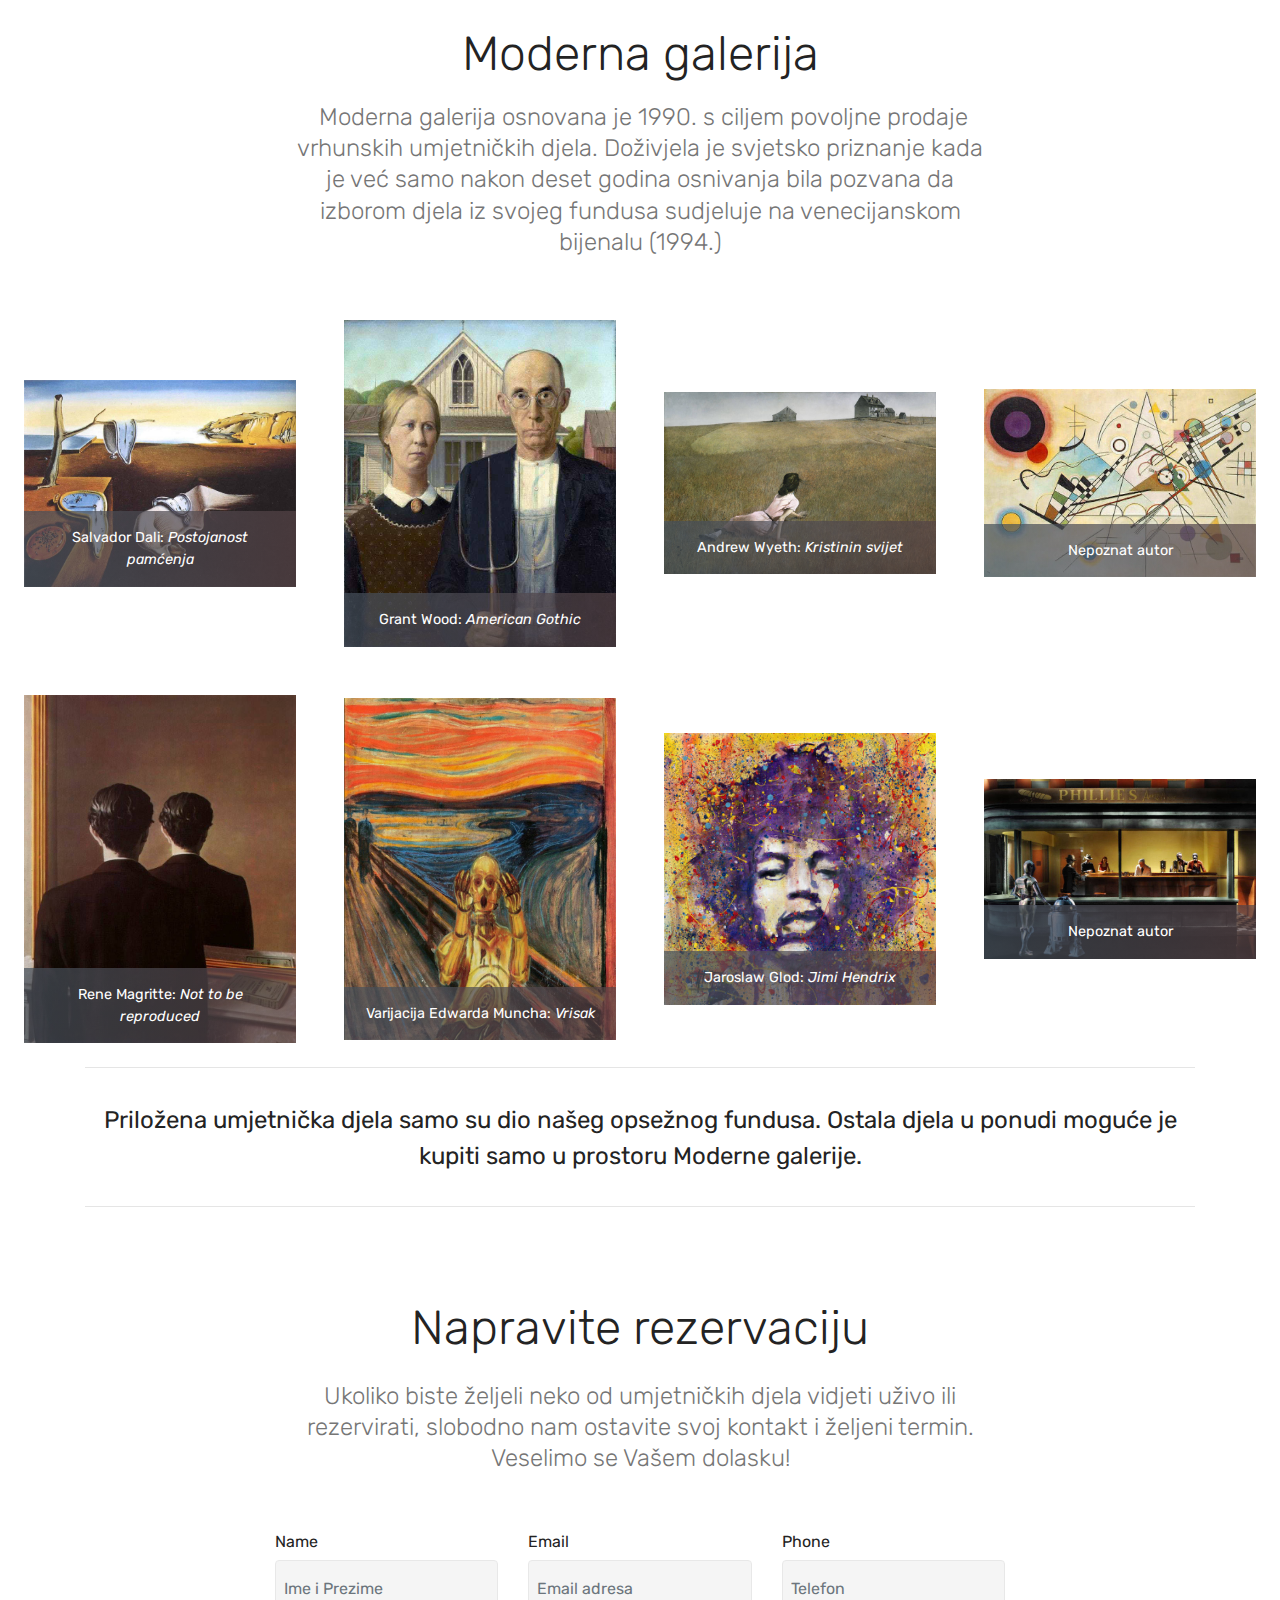
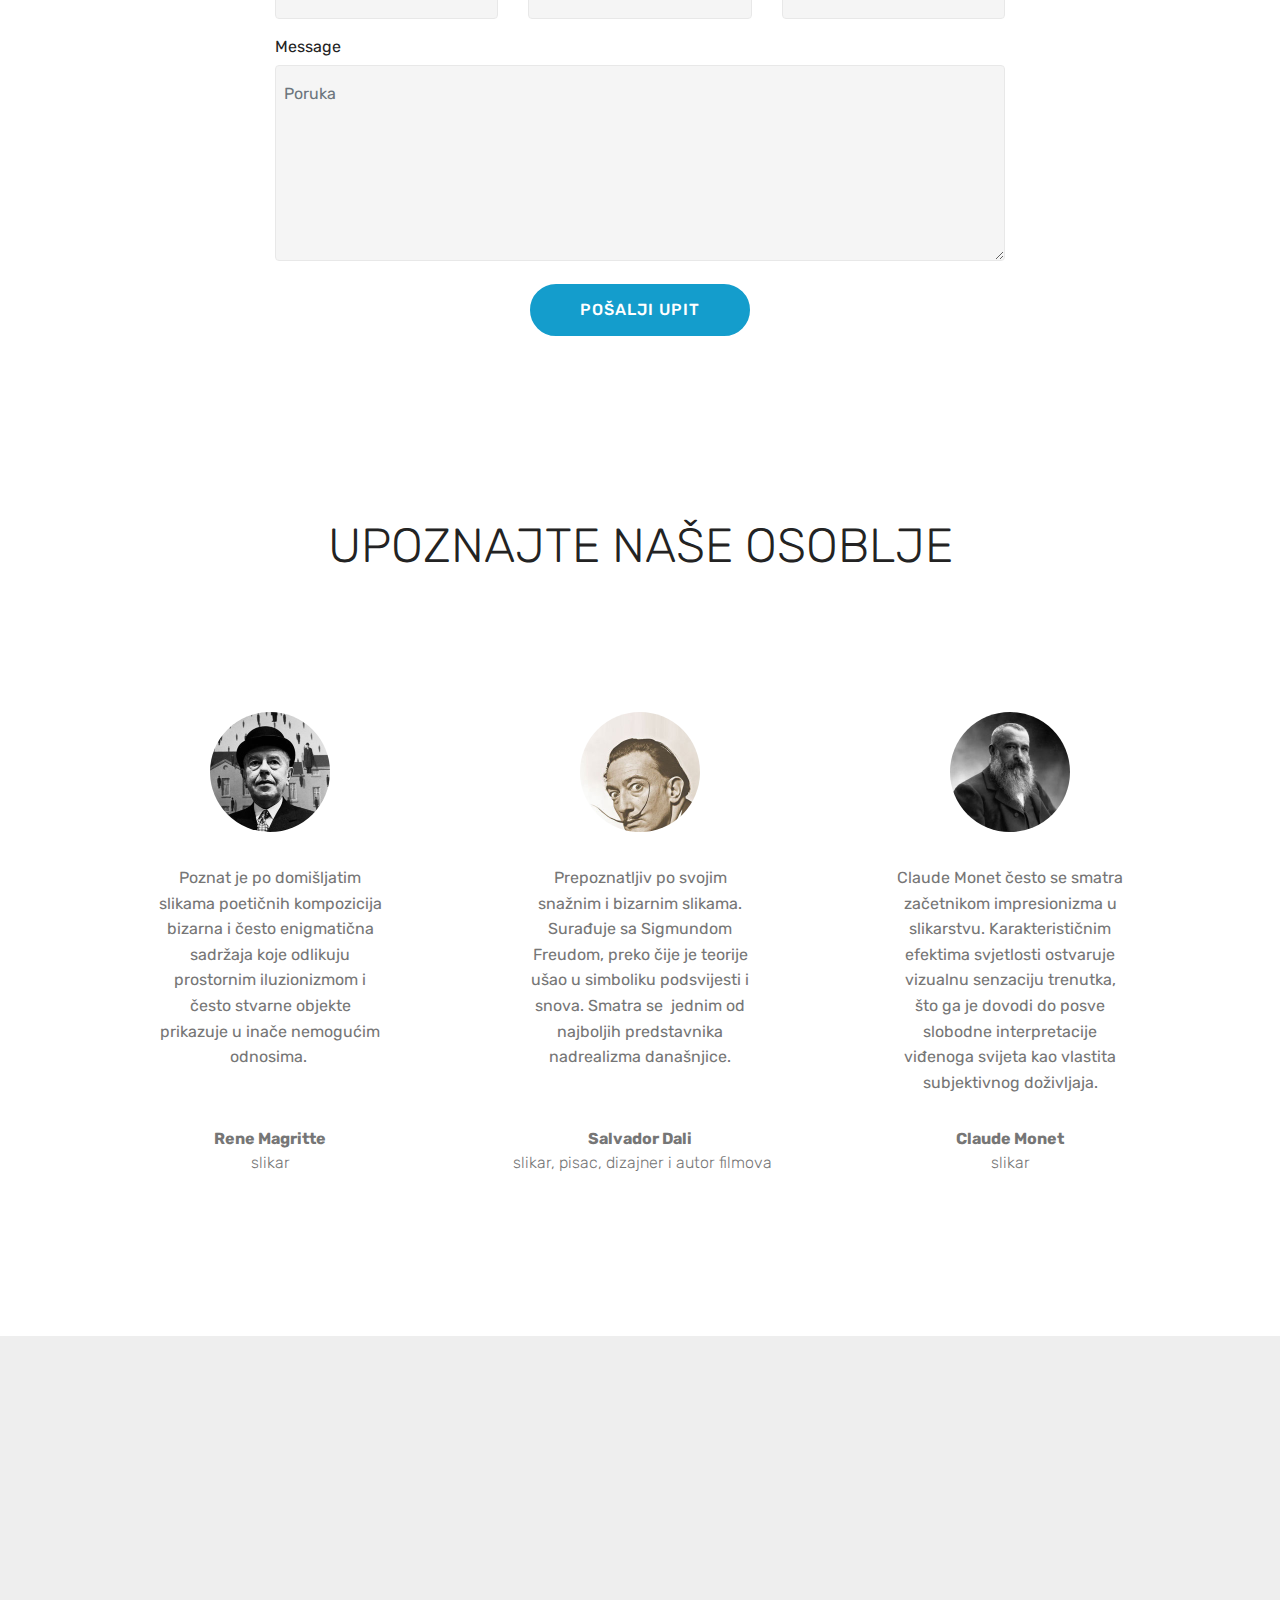
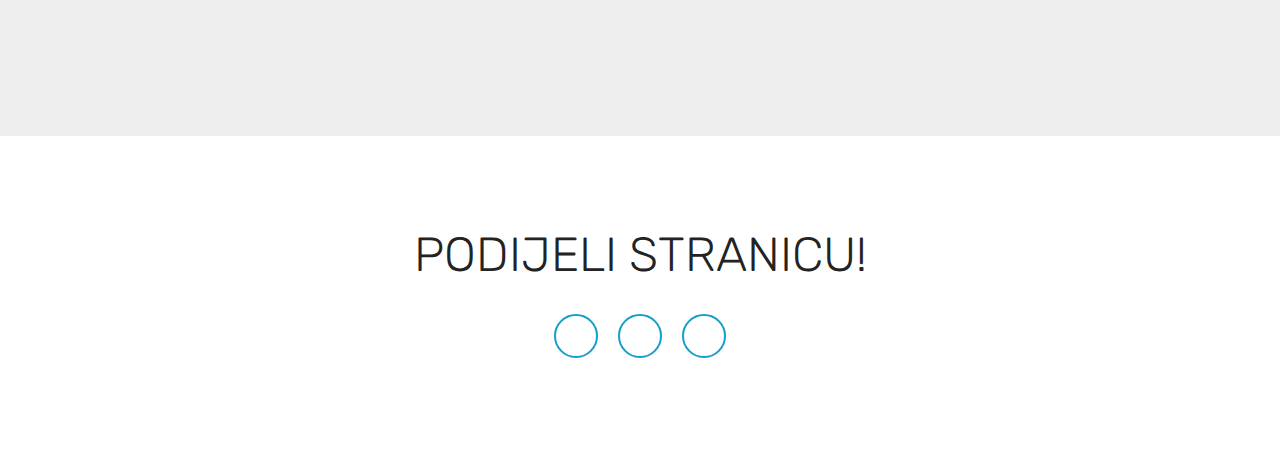
<file: index.html>
<!DOCTYPE html>
<html >
<head>
  <meta charset="UTF-8">
  <meta http-equiv="X-UA-Compatible" content="IE=edge">
  <meta name="viewport" content="width=device-width, initial-scale=1, minimum-scale=1">
  <link rel="shortcut icon" href="assets/images/jimi-640x640.jpg" type="image/x-icon">
  <!-- red iznad samo promijeni ovaj jimi-640x640.jpg u sliku koju želiš da ti bude ikonica -->
  <meta name="description" content="">
  <title>Moderna galerija</title>
  <link rel="stylesheet" href="assets/web/assets/icons/icons.css">
  <link rel="stylesheet" href="assets/tether/tether.min.css">
  <link rel="stylesheet" href="assets/bootstrap/css/bootstrap.min.css">
  <link rel="stylesheet" href="assets/bootstrap/css/bootstrap-grid.min.css">
  <link rel="stylesheet" href="assets/bootstrap/css/bootstrap-reboot.min.css">
  <link rel="stylesheet" href="assets/socicon/css/styles.css">
  <link rel="stylesheet" href="assets/theme/css/style.css">
  <link rel="stylesheet" href="assets/gallery/style.css">
  <link rel="stylesheet" href="assets/css/additional.css" type="text/css">

  
  
  
</head>
<body>
  <section class="section content4 cid-rf2ksR37fg" id="content4-3">

    

    <div class="container">
        <div class="media-container-row">
            <div class="title col-12 col-md-8">
                <h2 class="align-center pb-3 fonts-style display-2">Moderna galerija</h2>
                <h3 class="section-subtitle align-center light fonts-style display-5">&nbsp;Moderna galerija osnovana je 1990. s ciljem povoljne prodaje vrhunskih umjetničkih djela. Doživjela je svjetsko priznanje kada je već samo nakon deset godina osnivanja bila pozvana da izborom djela iz svojeg fundusa sudjeluje na venecijanskom bijenalu (1994.)</h3>
                
            </div>
        </div>
    </div>
</section>

<section class="gallery slider-carousel cid-rf2kKXZWy4" id="gallery3-8">

    

    <div>
        <div><!-- Filter --><!-- Gallery --><div class="gallery-row"><div class="gallery-layout-default"><div><div><div class="gallery-item gallery-item--p3" data-video-url="false" data-tags="Fenomenalno"><div href="#lb-gallery3-8" data-slide-to="0" data-toggle="modal"><img src="assets/images/dali-1000x759-800x607.jpg" alt="" title=""><span class="icon-focus"></span><span class="gallery-title fonts-style display-7">Salvador Dali: <em>Postojanost pamćenja</em><br></span></div></div><div class="gallery-item gallery-item--p3" data-video-url="false" data-tags="Prilagodljivo"><div href="#lb-gallery3-8" data-slide-to="1" data-toggle="modal"><img src="assets/images/american-gothic-artwork-photo-1-650x781-650x781.jpg" alt="" title=""><span class="icon-focus"></span><span class="gallery-title fonts-style display-7">Grant Wood: <em>American Gothic</em><br></span></div></div><div class="gallery-item gallery-item--p3" data-video-url="false" data-tags="Kreativno"><div href="#lb-gallery3-8" data-slide-to="2" data-toggle="modal"><img src="assets/images/polje-2000x1339-800x536.jpg" alt="" title=""><span class="icon-focus"></span><span class="gallery-title fonts-style display-7">Andrew Wyeth: <em>Kristinin svijet</em></span></div></div><div class="gallery-item gallery-item--p3" data-video-url="false" data-tags="Animirano"><div href="#lb-gallery3-8" data-slide-to="3" data-toggle="modal"><img src="assets/images/abstract2-750x519-750x519.jpg" alt="" title=""><span class="icon-focus"></span><span class="gallery-title fonts-style display-7">Nepoznat autor</span></div></div><div class="gallery-item gallery-item--p3" data-video-url="false" data-tags="Fenomenalno"><div href="#lb-gallery3-8" data-slide-to="4" data-toggle="modal"><img src="assets/images/magritte-700x897-700x897.jpg" alt="" title=""><span class="icon-focus"></span><span class="gallery-title fonts-style display-7">Rene Magritte: <em>Not to be reproduced</em></span></div></div><div class="gallery-item gallery-item--p3" data-video-url="false" data-tags="Fenomenalno"><div href="#lb-gallery3-8" data-slide-to="5" data-toggle="modal"><img src="assets/images/robot-880x1109-800x1008.jpg" alt="" title=""><span class="icon-focus"></span><span class="gallery-title fonts-style display-7">Varijacija Edwarda Muncha: <em>Vrisak</em></span></div></div><div class="gallery-item gallery-item--p3" data-video-url="false" data-tags="Prilagodljivo"><div href="#lb-gallery3-8" data-slide-to="6" data-toggle="modal"><img src="assets/images/jimi-640x640-640x640.jpg" alt="" title=""><span class="icon-focus"></span><span class="gallery-title fonts-style display-7">Jaroslaw Glod: <em>Jimi Hendrix</em></span></div></div><div class="gallery-item gallery-item--p3" data-video-url="false" data-tags="Animirano"><div href="#lb-gallery3-8" data-slide-to="7" data-toggle="modal"><img src="assets/images/star-880x580-800x527.jpg" alt="" title=""><span class="icon-focus"></span><span class="gallery-title fonts-style display-7">Nepoznat autor</span></div></div></div></div><div class="clearfix"></div></div></div><!-- Lightbox --><div data-app-prevent-settings="" class="slider modal fade carousel slide" tabindex="-1" data-keyboard="true" data-interval="false" id="lb-gallery3-8"><div class="modal-dialog"><div class="modal-content"><div class="modal-body"><div class="carousel-inner"><div class="carousel-item"><img src="assets/images/dali-1000x759.jpg" alt="" title=""></div><div class="carousel-item"><img src="assets/images/american-gothic-artwork-photo-1-650x781.jpg" alt="" title=""></div><div class="carousel-item"><img src="assets/images/polje-2000x1339.jpg" alt="" title=""></div><div class="carousel-item active"><img src="assets/images/abstract2-750x519.jpg" alt="" title=""></div><div class="carousel-item"><img src="assets/images/magritte-700x897.jpg" alt="" title=""></div><div class="carousel-item"><img src="assets/images/robot-880x1109.jpg" alt="" title=""></div><div class="carousel-item active"><img src="assets/images/jimi-640x640.jpg" alt="" title=""></div><div class="carousel-item active"><img src="assets/images/star-880x580.jpg" alt="" title=""></div></div><a class="carousel-control carousel-control-prev" role="button" data-slide="prev" href="#lb-gallery3-8"><span class="i-left iconfont" aria-hidden="true"></span><span class="sr-only">Previous</span></a><a class="carousel-control carousel-control-next" role="button" data-slide="next" href="#lb-gallery3-8"><span class="i-right iconfont" aria-hidden="true"></span><span class="sr-only">Next</span></a><a class="close" href="#" role="button" data-dismiss="modal"><span class="sr-only">Close</span></a></div></div></div></div></div>
    </div>

</section>

<section class="section article content9 cid-rf2mt60PzR" id="content9-g">
    
     

    <div class="container">
        <div class="inner-container" style="width: 100%;">
            <hr class="line" style="width: 100%;">
            <div class="section-text align-center fonts-style display-5">Priložena umjetnička djela samo su dio našeg opsežnog fundusa. Ostala djela u ponudi moguće je kupiti samo u prostoru Moderne galerije.</div>
            <hr class="line" style="width: 100%;">
        </div>
        </div>
</section>

<section class="section form1 cid-rf2mwMSd1x" id="form1-h">

    

    
    <div class="container">
        <div class="row justify-content-center">
            <div class="title col-12 col-lg-8">
                <h2 class="section-title align-center pb-3 fonts-style display-2">Napravite rezervaciju</h2>
                <h3 class="section-subtitle align-center light pb-3 fonts-style display-5">Ukoliko biste željeli neko od umjetničkih djela vidjeti uživo ili rezervirati, slobodno nam ostavite svoj kontakt i željeni termin. Veselimo se Vašem dolasku!</h3>
            </div>
        </div>
    </div>
    <div class="container">
        <div class="row justify-content-center">
            <div class="media-container-column col-lg-8" data-form-type="formoid">
                    <div data-form-alert="" hidden="">Hvala na Vašoj rezervaciji!</div>
            
                    <form class="form" action="https://mobirise.com/" method="post" data-form-title="Mobirise Form"><input type="hidden" name="email" data-form-email="true" value="Yvsnp0nyb6nzDzTRgAHGP/RDYQzrS/j/nOKtroMpPp/I9kQZgTKxucdzH9OrxS4MnEeEbCNJXmfTff4/YQT2nFy36YsfUxSdRCHOkLd7prCs5SLpjaDRVDZTaeC3dbwK">
                        <div class="row row-sm-offset">
                            <div class="col-md-4 multi-horizontal" data-for="name">
                                <div class="form-group">
                                    <label class="form-control-label fonts-style display-7" for="name-form1-h">Name</label>
                                    <input type="text" class="form-control" name="name" data-form-field="Name" required="" placeholder="Ime i Prezime" id="name-form1-h">
                                </div>
                            </div>
                            <div class="col-md-4 multi-horizontal" data-for="email">
                                <div class="form-group">
                                    <label class="form-control-label fonts-style display-7" for="email-form1-h">Email</label>
                                    <input type="email" class="form-control" name="email" data-form-field="Email" required="" placeholder="Email adresa" id="email-form1-h">
                                </div>
                            </div>
                            <div class="col-md-4 multi-horizontal" data-for="phone">
                                <div class="form-group">
                                    <label class="form-control-label fonts-style display-7" for="phone-form1-h">Phone</label>
                                    <input type="tel" class="form-control" name="phone" data-form-field="Phone" placeholder="Telefon" id="phone-form1-h">
                                </div>
                            </div>
                        </div>
                        <div class="form-group" data-for="message">
                            <label class="form-control-label fonts-style display-7" for="message-form1-h">Message</label>
                            <textarea type="text" class="form-control" name="message" rows="7" data-form-field="Message" placeholder="Poruka" id="message-form1-h"></textarea>
                        </div>
            
                        <span class="input-group-btn"><button href="" type="submit" class="btn btn-primary btn-form display-4">POŠALJI UPIT</button></span>
                    </form>
            </div>
        </div>
    </div>
</section>

<section class="testimonials1 cid-rf2mzmQzaR" id="testimonials1-i">

    

    
    <div class="container">
        <div class="media-container-row">
            <div class="title col-12 align-center">
                <h2 class="pb-3 fonts-style display-2">UPOZNAJTE NAŠE OSOBLJE</h2>
                <h3 class="section-subtitle light pb-3 fonts-style display-5"></h3>
            </div>
        </div>
    </div>

    <div class="container pt-3 mt-2">
        <div class="media-container-row">
            <div class="testimonial p-3 align-center col-12 col-md-6 col-lg-4">
                <div class="panel-item p-3">
                    <div class="card-block">
                        <div class="testimonial-photo">
                            <img src="assets/images/magri-240x255.jpg" alt="" title="">
                        </div>
                        <p class="text fonts-style display-7">Poznat je po domišljatim slikama poetičnih kompozicija bizarna i često enigmatična sadržaja koje odlikuju prostornim iluzionizmom i često
stvarne objekte prikazuje u inače nemogućim odnosima.&nbsp;<br><br></p>
                    </div>
                    <div class="card-footer">
                        <div class="author-name bold fonts-style display-7">Rene Magritte</div>
                        <small class="author-desc italic light fonts-style display-7">slikar</small>
                    </div>
                </div>
            </div>

            <div class="testimonial p-3 align-center col-12 col-md-6 col-lg-4">
                <div class="panel-item p-3">
                    <div class="card-block">
                        <div class="testimonial-photo">
                            <img src="assets/images/dal-240x340.jpg" alt="" title="">
                        </div>
                        <p class="text fonts-style display-7">Prepoznatljiv po svojim snažnim i bizarnim slikama. Surađuje sa Sigmundom Freudom, preko čije je teorije ušao u simboliku podsvijesti i snova. Smatra se&nbsp; jednim od najboljih predstavnika nadrealizma današnjice.<br><br></p>
                    </div>
                    <div class="card-footer">
                        <div class="author-name bold fonts-style display-7">Salvador Dali</div>
                        <small class="author-desc italic light fonts-style display-7">&nbsp;slikar, pisac, dizajner i autor filmova</small>
                    </div>
                </div>
            </div>

            <div class="testimonial p-3 align-center col-12 col-md-6 col-lg-4">
                <div class="panel-item p-3">
                    <div class="card-block">
                        <div class="testimonial-photo">
                            <img src="assets/images/monet-240x244.jpg" alt="" title="">
                        </div>
                        <p class="text fonts-style display-7">Claude Monet često se smatra začetnikom impresionizma u slikarstvu. Karakterističnim efektima svjetlosti ostvaruje vizualnu senzaciju trenutka, što ga je dovodi do posve slobodne interpretacije viđenoga svijeta kao vlastita subjektivnog doživljaja.</p>
                    </div>
                    <div class="card-footer">
                        <div class="author-name bold fonts-style display-7">Claude Monet</div>
                        <small class="author-desc italic light fonts-style display-7">slikar</small>
                    </div>
                </div>
            </div>

            

            

            
        </div>
    </div>   
</section>

<section class="map1 cid-rf2mAoEGAY" id="map1-j">

     

    <div class="google-map"><iframe frameborder="0" style="border:0" src="https://www.google.com/maps/embed?pb=!1m18!1m12!1m3!1d89001.71452705331!2d15.873791051663815!3d45.80517822300589!2m3!1f0!2f0!3f0!3m2!1i1024!2i768!4f13.1!3m3!1m2!1s0x4765d6f949468231%3A0x68373b87cfe85e19!2sModerna+galerija!5e0!3m2!1shr!2shr!4v1547394621657" allowfullscreen=""></iframe></div>
</section>

<section class="cid-rf2mBxYeAR" id="social-buttons1-k">
    
    

    

    <div class="container">
        <div class="media-container-row">
            <div class="col-md-8 align-center">
                <h2 class="pb-3 section-title fonts-style display-2">PODIJELI STRANICU!</h2>
                <div>
                    <div class="social-likes" data-counters="false">
                        <span class="btn btn-social facebook mx-2" title="Share link on Facebook">
                            <i class="socicon socicon-facebook"></i>
                        </span>
                        <span class="btn btn-social twitter mx-2" title="Share link on Twitter">
                            <i class="socicon socicon-twitter"></i>
                        </span>
                        <span class="btn btn-social plusone mx-2" title="Share link on Google+">
                            <i class="socicon socicon-googleplus"></i>
                        </span>
                        
                        
                    </div>
                </div>
            </div>
        </div>
    </div>
</section>


  <script src="assets/web/assets/jquery/jquery.min.js"></script>
  <script src="assets/popper/popper.min.js"></script>
  <script src="assets/tether/tether.min.js"></script>
  <script src="assets/bootstrap/js/bootstrap.min.js"></script>
  <script src="assets/smoothscroll/smooth-scroll.js"></script>
  <script src="assets/masonry/masonry.pkgd.min.js"></script>
  <script src="assets/imagesloaded/imagesloaded.pkgd.min.js"></script>
  <script src="assets/bootstrapcarouselswipe/bootstrap-carousel-swipe.js"></script>
  <script src="assets/vimeoplayer/jquery.mb.vimeo_player.js"></script>
  <script src="assets/sociallikes/social-likes.js"></script>
  <script src="assets/theme/js/script.js"></script>
  <script src="assets/slidervideo/script.js"></script>
  <script src="assets/gallery/player.min.js"></script>
  <script src="assets/gallery/script.js"></script>
  <script src="assets/formoid/formoid.min.js"></script>
  
  
</body>
</html>
</file>
<file: assets/web/assets/icons/icons.css>
@font-face {
  font-family: 'Icons';
  src:  url('icons.eot?spat4u');
  src:  url('icons.eot?spat4u#iefix') format('embedded-opentype'),
    url('icons.ttf?spat4u') format('truetype'),
    url('icons.woff?spat4u') format('woff'),
    url('icons.svg?spat4u#Icons') format('svg');
  font-weight: normal;
  font-style: normal;
}

[class^="i-"], [class*=" i-"] {
  /* use !important to prevent issues with browser extensions that change fonts */
  font-family: Icons !important;
  speak: none;
  font-style: normal;
  font-weight: normal;
  font-variant: normal;
  text-transform: none;
  line-height: 1;

  /* Better Font Rendering =========== */
  -webkit-font-smoothing: antialiased;
  -moz-osx-font-smoothing: grayscale;
}

.i-add-submenu:before {
  content: "\e900";
}
.i-alert:before {
  content: "\e901";
}
.i-align-center:before {
  content: "\e902";
}
.i-align-justify:before {
  content: "\e903";
}
.i-align-left:before {
  content: "\e904";
}
.i-align-right:before {
  content: "\e905";
}
.i-android:before {
  content: "\e906";
}
.i-apple:before {
  content: "\e907";
}
.i-arrow-down:before {
  content: "\e908";
}
.i-arrow-next:before {
  content: "\e909";
}
.i-arrow-prev:before {
  content: "\e90a";
}
.i-arrow-up:before {
  content: "\e90b";
}
.i-bold:before {
  content: "\e90c";
}
.i-bookmark:before {
  content: "\e90d";
}
.i-bootstrap:before {
  content: "\e90e";
}
.i-briefcase:before {
  content: "\e90f";
}
.i-browse:before {
  content: "\e910";
}
.i-bulleted-list:before {
  content: "\e911";
}
.i-calendar:before {
  content: "\e912";
}
.i-camera:before {
  content: "\e913";
}
.i-cart-add:before {
  content: "\e914";
}
.i-cart-full:before {
  content: "\e915";
}
.i-cash:before {
  content: "\e916";
}
.i-change-style:before {
  content: "\e917";
}
.i-chat:before {
  content: "\e918";
}
.i-clock:before {
  content: "\e919";
}
.i-close:before {
  content: "\e91a";
}
.i-cloud:before {
  content: "\e91b";
}
.i-code:before {
  content: "\e91c";
}
.i-contact-form:before {
  content: "\e91d";
}
.i-credit-card:before {
  content: "\e91e";
}
.i-cursor-click:before {
  content: "\e91f";
}
.i-cust-feedback:before {
  content: "\e920";
}
.i-database:before {
  content: "\e921";
}
.i-delivery:before {
  content: "\e922";
}
.i-desktop:before {
  content: "\e923";
}
.i-devices:before {
  content: "\e924";
}
.i-down:before {
  content: "\e925";
}
.i-download:before {
  content: "\e989";
}
.i-drag-n-drop:before {
  content: "\e927";
}
.i-drag-n-drop2:before {
  content: "\e928";
}
.i-edit:before {
  content: "\e929";
}
.i-edit2:before {
  content: "\e92a";
}
.i-error:before {
  content: "\e92b";
}
.i-extension:before {
  content: "\e92c";
}
.i-features:before {
  content: "\e92d";
}
.i-file:before {
  content: "\e92e";
}
.i-flag:before {
  content: "\e92f";
}
.i-folder:before {
  content: "\e930";
}
.i-gift:before {
  content: "\e931";
}
.i-github:before {
  content: "\e932";
}
.i-globe:before {
  content: "\e933";
}
.i-globe-2:before {
  content: "\e934";
}
.i-growing-chart:before {
  content: "\e935";
}
.i-hearth:before {
  content: "\e936";
}
.i-help:before {
  content: "\e937";
}
.i-home:before {
  content: "\e938";
}
.i-hot-cup:before {
  content: "\e939";
}
.i-idea:before {
  content: "\e93a";
}
.i-image-gallery:before {
  content: "\e93b";
}
.i-image-slider:before {
  content: "\e93c";
}
.i-info:before {
  content: "\e93d";
}
.i-italic:before {
  content: "\e93e";
}
.i-key:before {
  content: "\e93f";
}
.i-laptop:before {
  content: "\e940";
}
.i-layers:before {
  content: "\e941";
}
.i-left-right:before {
  content: "\e942";
}
.i-left:before {
  content: "\e943";
}
.i-letter:before {
  content: "\e944";
}
.i-like:before {
  content: "\e945";
}
.i-link:before {
  content: "\e946";
}
.i-lock:before {
  content: "\e947";
}
.i-login:before {
  content: "\e948";
}
.i-logout:before {
  content: "\e949";
}
.i-magic-stick:before {
  content: "\e94a";
}
.i-map-pin:before {
  content: "\e94b";
}
.i-menu:before {
  content: "\e94c";
}
.i-mobile:before {
  content: "\e94d";
}
.i-mobile2:before {
  content: "\e94e";
}
.i-mobirise:before {
  content: "\e94f";
}
.i-more-horizontal:before {
  content: "\e950";
}
.i-more-vertical:before {
  content: "\e951";
}
.i-music:before {
  content: "\e952";
}
.i-new-file:before {
  content: "\e953";
}
.i-numbered-list:before {
  content: "\e954";
}
.i-opened-folder:before {
  content: "\e955";
}
.i-pages:before {
  content: "\e956";
}
.i-paper-plane:before {
  content: "\e957";
}
.i-paperclip:before {
  content: "\e958";
}
.i-photo:before {
  content: "\e959";
}
.i-photos:before {
  content: "\e95a";
}
.i-pin:before {
  content: "\e95b";
}
.i-play:before {
  content: "\e95c";
}
.i-plus:before {
  content: "\e95d";
}
.i-preview:before {
  content: "\e95e";
}
.i-print:before {
  content: "\e95f";
}
.i-protect:before {
  content: "\e960";
}
.i-question:before {
  content: "\e961";
}
.i-quote-left:before {
  content: "\e962";
}
.i-quote-right:before {
  content: "\e963";
}
.i-refresh:before {
  content: "\e964";
}
.i-responsive:before {
  content: "\e965";
}
.i-right:before {
  content: "\e966";
}
.i-rocket:before {
  content: "\e967";
}
.i-sad-face:before {
  content: "\e968";
}
.i-sale:before {
  content: "\e969";
}
.i-save:before {
  content: "\e96a";
}
.i-search:before {
  content: "\e96b";
}
.i-setting:before {
  content: "\e96c";
}
.i-setting2:before {
  content: "\e96d";
}
.i-setting3:before {
  content: "\e96e";
}
.i-share:before {
  content: "\e96f";
}
.i-shopping-bag:before {
  content: "\e970";
}
.i-shopping-basket:before {
  content: "\e971";
}
.i-shopping-cart:before {
  content: "\e972";
}
.i-sites:before {
  content: "\e973";
}
.i-smile-face:before {
  content: "\e974";
}
.i-speed:before {
  content: "\e975";
}
.i-star:before {
  content: "\e976";
}
.i-success:before {
  content: "\e977";
}
.i-sun:before {
  content: "\e978";
}
.i-sun2:before {
  content: "\e979";
}
.i-tablet:before {
  content: "\e97a";
}
.i-tablet-vertical:before {
  content: "\e97b";
}
.i-target:before {
  content: "\e97c";
}
.i-timer:before {
  content: "\e97d";
}
.i-to-ftp:before {
  content: "\e97e";
}
.i-to-local-drive:before {
  content: "\e97f";
}
.i-touch-swipe:before {
  content: "\e980";
}
.i-touch:before {
  content: "\e981";
}
.i-trash:before {
  content: "\e982";
}
.i-underline:before {
  content: "\e983";
}
.i-unlink:before {
  content: "\e984";
}
.i-unlock:before {
  content: "\e985";
}
.i-up-down:before {
  content: "\e986";
}
.i-up:before {
  content: "\e987";
}
.i-update:before {
  content: "\e988";
}
.i-upload:before {
 content: "\e926"; 
}
.i-user:before {
  content: "\e98a";
}
.i-user2:before {
  content: "\e98b";
}
.i-users:before {
  content: "\e98c";
}
.i-video:before {
  content: "\e98d";
}
.i-video-play:before {
  content: "\e98e";
}
.i-watch:before {
  content: "\e98f";
}
.i-website-theme:before {
  content: "\e990";
}
.i-wifi:before {
  content: "\e991";
}
.i-windows:before {
  content: "\e992";
}
.i-zoom-out:before {
  content: "\e993";
}
.i-redo:before {
  content: "\e994";
}
.i-undo:before {
  content: "\e995";
}
</file>
<file: assets/socicon/css/styles.css>
@charset "UTF-8";

@font-face {
  font-family: "socicon";
  src:url("../fonts/socicon.eot");
  src:url("../fonts/socicon.eot?#iefix") format("embedded-opentype"),
    url("../fonts/socicon.woff") format("woff"),
    url("../fonts/socicon.ttf") format("truetype"),
    url("../fonts/socicon.svg#socicon") format("svg");
  font-weight: normal;
  font-style: normal;

}

[data-icon]:before {
  font-family: "socicon" !important;
  content: attr(data-icon);
  font-style: normal !important;
  font-weight: normal !important;
  font-variant: normal !important;
  text-transform: none !important;
  speak: none;
  line-height: 1;
  -webkit-font-smoothing: antialiased;
  -moz-osx-font-smoothing: grayscale;
}

[class^="socicon-"]:before,
[class*=" socicon-"]:before {
  font-family: "socicon" !important;
  font-style: normal !important;
  font-weight: normal !important;
  font-variant: normal !important;
  text-transform: none !important;
  speak: none;
  line-height: 1;
  -webkit-font-smoothing: antialiased;
  -moz-osx-font-smoothing: grayscale;
}

.socicon-modelmayhem:before {
  content: "\e000";
}
.socicon-mixcloud:before {
  content: "\e001";
}
.socicon-drupal:before {
  content: "\e002";
}
.socicon-swarm:before {
  content: "\e003";
}
.socicon-istock:before {
  content: "\e004";
}
.socicon-yammer:before {
  content: "\e005";
}
.socicon-ello:before {
  content: "\e006";
}
.socicon-stackoverflow:before {
  content: "\e007";
}
.socicon-persona:before {
  content: "\e008";
}
.socicon-triplej:before {
  content: "\e009";
}
.socicon-houzz:before {
  content: "\e00a";
}
.socicon-rss:before {
  content: "\e00b";
}
.socicon-paypal:before {
  content: "\e00c";
}
.socicon-odnoklassniki:before {
  content: "\e00d";
}
.socicon-airbnb:before {
  content: "\e00e";
}
.socicon-periscope:before {
  content: "\e00f";
}
.socicon-outlook:before {
  content: "\e010";
}
.socicon-coderwall:before {
  content: "\e011";
}
.socicon-tripadvisor:before {
  content: "\e012";
}
.socicon-appnet:before {
  content: "\e013";
}
.socicon-goodreads:before {
  content: "\e014";
}
.socicon-tripit:before {
  content: "\e015";
}
.socicon-lanyrd:before {
  content: "\e016";
}
.socicon-slideshare:before {
  content: "\e017";
}
.socicon-buffer:before {
  content: "\e018";
}
.socicon-disqus:before {
  content: "\e019";
}
.socicon-vkontakte:before {
  content: "\e01a";
}
.socicon-whatsapp:before {
  content: "\e01b";
}
.socicon-patreon:before {
  content: "\e01c";
}
.socicon-storehouse:before {
  content: "\e01d";
}
.socicon-pocket:before {
  content: "\e01e";
}
.socicon-mail:before {
  content: "\e01f";
}
.socicon-blogger:before {
  content: "\e020";
}
.socicon-technorati:before {
  content: "\e021";
}
.socicon-reddit:before {
  content: "\e022";
}
.socicon-dribbble:before {
  content: "\e023";
}
.socicon-stumbleupon:before {
  content: "\e024";
}
.socicon-digg:before {
  content: "\e025";
}
.socicon-envato:before {
  content: "\e026";
}
.socicon-behance:before {
  content: "\e027";
}
.socicon-delicious:before {
  content: "\e028";
}
.socicon-deviantart:before {
  content: "\e029";
}
.socicon-forrst:before {
  content: "\e02a";
}
.socicon-play:before {
  content: "\e02b";
}
.socicon-zerply:before {
  content: "\e02c";
}
.socicon-wikipedia:before {
  content: "\e02d";
}
.socicon-apple:before {
  content: "\e02e";
}
.socicon-flattr:before {
  content: "\e02f";
}
.socicon-github:before {
  content: "\e030";
}
.socicon-renren:before {
  content: "\e031";
}
.socicon-friendfeed:before {
  content: "\e032";
}
.socicon-newsvine:before {
  content: "\e033";
}
.socicon-identica:before {
  content: "\e034";
}
.socicon-bebo:before {
  content: "\e035";
}
.socicon-zynga:before {
  content: "\e036";
}
.socicon-steam:before {
  content: "\e037";
}
.socicon-xbox:before {
  content: "\e038";
}
.socicon-windows:before {
  content: "\e039";
}
.socicon-qq:before {
  content: "\e03a";
}
.socicon-douban:before {
  content: "\e03b";
}
.socicon-meetup:before {
  content: "\e03c";
}
.socicon-playstation:before {
  content: "\e03d";
}
.socicon-android:before {
  content: "\e03e";
}
.socicon-snapchat:before {
  content: "\e03f";
}
.socicon-twitter:before {
  content: "\e040";
}
.socicon-facebook:before {
  content: "\e041";
}
.socicon-googleplus:before {
  content: "\e042";
}
.socicon-pinterest:before {
  content: "\e043";
}
.socicon-foursquare:before {
  content: "\e044";
}
.socicon-yahoo:before {
  content: "\e045";
}
.socicon-skype:before {
  content: "\e046";
}
.socicon-yelp:before {
  content: "\e047";
}
.socicon-feedburner:before {
  content: "\e048";
}
.socicon-linkedin:before {
  content: "\e049";
}
.socicon-viadeo:before {
  content: "\e04a";
}
.socicon-xing:before {
  content: "\e04b";
}
.socicon-myspace:before {
  content: "\e04c";
}
.socicon-soundcloud:before {
  content: "\e04d";
}
.socicon-spotify:before {
  content: "\e04e";
}
.socicon-grooveshark:before {
  content: "\e04f";
}
.socicon-lastfm:before {
  content: "\e050";
}
.socicon-youtube:before {
  content: "\e051";
}
.socicon-vimeo:before {
  content: "\e052";
}
.socicon-dailymotion:before {
  content: "\e053";
}
.socicon-vine:before {
  content: "\e054";
}
.socicon-flickr:before {
  content: "\e055";
}
.socicon-500px:before {
  content: "\e056";
}
.socicon-wordpress:before {
  content: "\e058";
}
.socicon-tumblr:before {
  content: "\e059";
}
.socicon-twitch:before {
  content: "\e05a";
}
.socicon-8tracks:before {
  content: "\e05b";
}
.socicon-amazon:before {
  content: "\e05c";
}
.socicon-icq:before {
  content: "\e05d";
}
.socicon-smugmug:before {
  content: "\e05e";
}
.socicon-ravelry:before {
  content: "\e05f";
}
.socicon-weibo:before {
  content: "\e060";
}
.socicon-baidu:before {
  content: "\e061";
}
.socicon-angellist:before {
  content: "\e062";
}
.socicon-ebay:before {
  content: "\e063";
}
.socicon-imdb:before {
  content: "\e064";
}
.socicon-stayfriends:before {
  content: "\e065";
}
.socicon-residentadvisor:before {
  content: "\e066";
}
.socicon-google:before {
  content: "\e067";
}
.socicon-yandex:before {
  content: "\e068";
}
.socicon-sharethis:before {
  content: "\e069";
}
.socicon-bandcamp:before {
  content: "\e06a";
}
.socicon-itunes:before {
  content: "\e06b";
}
.socicon-deezer:before {
  content: "\e06c";
}
.socicon-telegram:before {
  content: "\e06e";
}
.socicon-openid:before {
  content: "\e06f";
}
.socicon-amplement:before {
  content: "\e070";
}
.socicon-viber:before {
  content: "\e071";
}
.socicon-zomato:before {
  content: "\e072";
}
.socicon-draugiem:before {
  content: "\e074";
}
.socicon-endomodo:before {
  content: "\e075";
}
.socicon-filmweb:before {
  content: "\e076";
}
.socicon-stackexchange:before {
  content: "\e077";
}
.socicon-wykop:before {
  content: "\e078";
}
.socicon-teamspeak:before {
  content: "\e079";
}
.socicon-teamviewer:before {
  content: "\e07a";
}
.socicon-ventrilo:before {
  content: "\e07b";
}
.socicon-younow:before {
  content: "\e07c";
}
.socicon-raidcall:before {
  content: "\e07d";
}
.socicon-mumble:before {
  content: "\e07e";
}
.socicon-medium:before {
  content: "\e06d";
}
.socicon-bebee:before {
  content: "\e07f";
}
.socicon-hitbox:before {
  content: "\e080";
}
.socicon-reverbnation:before {
  content: "\e081";
}
.socicon-formulr:before {
  content: "\e082";
}
.socicon-instagram:before {
  content: "\e057";
}
.socicon-battlenet:before {
  content: "\e083";
}
.socicon-chrome:before {
  content: "\e084";
}
.socicon-discord:before {
  content: "\e086";
}
.socicon-issuu:before {
  content: "\e087";
}
.socicon-macos:before {
  content: "\e088";
}
.socicon-firefox:before {
  content: "\e089";
}
.socicon-opera:before {
  content: "\e08d";
}
.socicon-keybase:before {
  content: "\e090";
}
.socicon-alliance:before {
  content: "\e091";
}
.socicon-livejournal:before {
  content: "\e092";
}
.socicon-googlephotos:before {
  content: "\e093";
}
.socicon-horde:before {
  content: "\e094";
}
.socicon-etsy:before {
  content: "\e095";
}
.socicon-zapier:before {
  content: "\e096";
}
.socicon-google-scholar:before {
  content: "\e097";
}
.socicon-researchgate:before {
  content: "\e098";
}
.socicon-wechat:before {
  content: "\e099";
}
.socicon-strava:before {
  content: "\e09a";
}
.socicon-line:before {
  content: "\e09b";
}
.socicon-lyft:before {
  content: "\e09c";
}
.socicon-uber:before {
  content: "\e09d";
}
.socicon-songkick:before {
  content: "\e09e";
}
.socicon-viewbug:before {
  content: "\e09f";
}
.socicon-googlegroups:before {
  content: "\e0a0";
}
.socicon-quora:before {
  content: "\e073";
}
.socicon-diablo:before {
  content: "\e085";
}
.socicon-blizzard:before {
  content: "\e0a1";
}
.socicon-hearthstone:before {
  content: "\e08b";
}
.socicon-heroes:before {
  content: "\e08a";
}
.socicon-overwatch:before {
  content: "\e08c";
}
.socicon-warcraft:before {
  content: "\e08e";
}
.socicon-starcraft:before {
  content: "\e08f";
}
.socicon-beam:before {
  content: "\e0a2";
}
.socicon-curse:before {
  content: "\e0a3";
}
.socicon-player:before {
  content: "\e0a4";
}
.socicon-streamjar:before {
  content: "\e0a5";
}
.socicon-nintendo:before {
  content: "\e0a6";
}
.socicon-hellocoton:before {
  content: "\e0a7";
}
</file>
<file: assets/theme/css/style.css>
/*!
 * Mobirise v4 theme (https://mobirise.com/)
 * Copyright 2017 Mobirise
 */
section {
  background-color: #eeeeee; }

section,
.container,
.container-fluid {
  position: relative;
  word-wrap: break-word; }

a.iconfont:hover {
  text-decoration: none; }

.article .lead p, .article .lead ul, .article .lead ol, .article .lead pre, .article .lead blockquote {
  margin-bottom: 0; }

a {
  font-style: normal;
  font-weight: 400;
  cursor: pointer; }
  a, a:hover {
    text-decoration: none; }

figure {
  margin-bottom: 0; }

body {
  color: #232323; }

h1, h2, h3, h4, h5, h6,
.h1, .h2, .h3, .h4, .h5, .h6,
.display-1, .display-2, .display-3, .display-4 {
  line-height: 1;
  word-break: break-word;
  word-wrap: break-word; }

b, strong {
  font-weight: bold; }

blockquote {
  padding: 10px 0 10px 20px;
  position: relative;
  border-left: 2px solid;
  border-color: #ff3366; }

input:-webkit-autofill, input:-webkit-autofill:hover, input:-webkit-autofill:focus, input:-webkit-autofill:active {
  transition-delay: 9999s;
  transition-property: background-color, color; }

textarea[type="hidden"] {
  display: none; }

body {
  position: relative; }

section {
  background-position: 50% 50%;
  background-repeat: no-repeat;
  background-size: cover; }
  section .background-video,
  section .background-video-preview {
    position: absolute;
    bottom: 0;
    left: 0;
    right: 0;
    top: 0; }

.hidden {
  visibility: hidden; }

.z-index20 {
  z-index: 20; }

/*! Base colors */
.white {
  color: #ffffff; }

.black {
  color: #000000; }

.bg-white {
  background-color: #ffffff; }

.bg-black {
  background-color: #000000; }

/*! Text-aligns */
.align-left {
  text-align: left; }

.align-center {
  text-align: center; }

.align-right {
  text-align: right; }

@media (max-width: 767px) {
  .align-left, .align-center, .align-right, .section-btn, .section-title {
    text-align: center; } }
/*! Font-weight  */
.light {
  font-weight: 300; }

.regular {
  font-weight: 400; }

.semibold {
  font-weight: 500; }

.bold {
  font-weight: 700; }

/*! Media  */
.media-size-item {
  -webkit-flex: 1 1 auto;
  -moz-flex: 1 1 auto;
  -ms-flex: 1 1 auto;
  -o-flex: 1 1 auto;
  flex: 1 1 auto; }

.media-content {
  -webkit-flex-basis: 100%;
  flex-basis: 100%; }

.media-container-row {
  display: -ms-flexbox;
  display: -webkit-flex;
  display: flex;
  -webkit-flex-direction: row;
  -ms-flex-direction: row;
  flex-direction: row;
  -webkit-flex-wrap: wrap;
  -ms-flex-wrap: wrap;
  flex-wrap: wrap;
  -webkit-justify-content: center;
  -ms-flex-pack: center;
  justify-content: center;
  -webkit-align-content: center;
  -ms-flex-line-pack: center;
  align-content: center;
  -webkit-align-items: start;
  -ms-flex-align: start;
  align-items: start; }
  .media-container-row .media-size-item {
    width: 400px; }

.media-container-column {
  display: -ms-flexbox;
  display: -webkit-flex;
  display: flex;
  -webkit-flex-direction: column;
  -ms-flex-direction: column;
  flex-direction: column;
  -webkit-flex-wrap: wrap;
  -ms-flex-wrap: wrap;
  flex-wrap: wrap;
  -webkit-justify-content: center;
  -ms-flex-pack: center;
  justify-content: center;
  -webkit-align-content: center;
  -ms-flex-line-pack: center;
  align-content: center;
  -webkit-align-items: stretch;
  -ms-flex-align: stretch;
  align-items: stretch; }
  .media-container-column > * {
    width: 100%; }

@media (min-width: 992px) {
  .media-container-row {
    -webkit-flex-wrap: nowrap;
    -ms-flex-wrap: nowrap;
    flex-wrap: nowrap; } }
figure {
  overflow: hidden; }

figure[media-size] {
  transition: width 0.1s; }

.figure img, .figure iframe {
  display: block;
  width: 100%; }

.card {
  background-color: transparent;
  border: none; }

.card-img {
  text-align: center;
  flex-shrink: 0;
  -webkit-flex-shrink: 0; }

.media {
  max-width: 100%;
  margin: 0 auto; }

.figure {
  -ms-flex-item-align: center;
  -ms-grid-row-align: center;
  -webkit-align-self: center;
  align-self: center; }

.media-container > div {
  max-width: 100%; }

.figure img, .card-img img {
  width: 100%; }

@media (max-width: 991px) {
  .media-size-item {
    width: auto !important; }

  .media {
    width: auto; }

  .figure {
    width: 100% !important; } }
/*! Buttons */
.section-btn {
  margin-left: -.25rem;
  margin-right: -.25rem;
  font-size: 0; }

nav .section-btn {
  margin-left: 0rem;
  margin-right: 0rem; }

/*! Btn icon margin */
.btn .iconfont, .btn.btn-sm .iconfont {
  cursor: pointer;
  margin-right: 0.5rem; }

.btn.btn-md .iconfont, .btn.btn-md .iconfont {
  margin-right: 0.8rem; }

.regular {
  font-weight: 400; }

.semibold {
  font-weight: 500; }

.bold {
  font-weight: 700; }

[type="submit"] {
  -webkit-appearance: none; }

/*! Full-screen */
.fullscreen .overlay {
  min-height: 100vh; }

.fullscreen {
  display: flex;
  display: -webkit-flex;
  display: -moz-flex;
  display: -ms-flex;
  display: -o-flex;
  align-items: center;
  -webkit-align-items: center;
  min-height: 100vh;
  padding-top: 3rem;
  padding-bottom: 3rem; }

/*! Map */
.map {
  height: 25rem;
  position: relative; }
  .map iframe {
    width: 100%;
    height: 100%; }

/* Form */
.form-asterisk {
  font-family: initial;
  position: absolute;
  top: -2px;
  font-weight: normal; }

/*! Scroll to top arrow */
.arrow-up {
  bottom: 25px;
  right: 90px;
  position: fixed;
  text-align: right;
  z-index: 5000;
  color: #ffffff;
  font-size: 32px;
  transform: rotate(180deg);
  -webkit-transform: rotate(180deg); }

.arrow-up a {
  background: rgba(0, 0, 0, 0.2);
  border-radius: 3px;
  color: #fff;
  display: inline-block;
  height: 60px;
  width: 60px;
  outline-style: none !important;
  position: relative;
  text-decoration: none;
  transition: all .3s ease-in-out;
  cursor: pointer;
  text-align: center; }
  .arrow-up a:hover {
    background-color: rgba(0, 0, 0, 0.4); }
  .arrow-up a i {
    line-height: 60px; }

.arrow-up-icon {
  display: block;
  color: #fff; }

.arrow-up-icon::before {
  content: "\203a";
  display: inline-block;
  font-family: serif;
  font-size: 32px;
  line-height: 1;
  font-style: normal;
  position: relative;
  top: 6px;
  left: -4px;
  -webkit-transform: rotate(-90deg);
  transform: rotate(-90deg); }

/*! Arrow Down */
.arrow {
  position: absolute;
  bottom: 45px;
  left: 50%;
  width: 60px;
  height: 60px;
  cursor: pointer;
  background-color: rgba(80, 80, 80, 0.5);
  border-radius: 50%;
  -webkit-transform: translateX(-50%);
  transform: translateX(-50%); }
  .arrow > a {
    display: inline-block;
    text-decoration: none;
    outline-style: none;
    -webkit-animation: arrowdown 1.7s ease-in-out infinite;
    animation: arrowdown 1.7s ease-in-out infinite; }
    .arrow > a > i {
      position: absolute;
      top: -2px;
      left: 15px;
      font-size: 2rem; }

@keyframes arrowdown {
  0% {
    transform: translateY(0px);
    -webkit-transform: translateY(0px); }
  50% {
    transform: translateY(-5px);
    -webkit-transform: translateY(-5px); }
  100% {
    transform: translateY(0px);
    -webkit-transform: translateY(0px); } }
@-webkit-keyframes arrowdown {
  0% {
    transform: translateY(0px);
    -webkit-transform: translateY(0px); }
  50% {
    transform: translateY(-5px);
    -webkit-transform: translateY(-5px); }
  100% {
    transform: translateY(0px);
    -webkit-transform: translateY(0px); } }
@media (max-width: 500px) {
  .arrow-up {
    left: 50%;
    right: auto;
    transform: translateX(-50%) rotate(180deg);
    -webkit-transform: translateX(-50%) rotate(180deg); } }
/*Gradients animation*/
@keyframes gradient-animation {
  from {
    background-position: 0% 100%;
    animation-timing-function: ease-in-out; }
  to {
    background-position: 100% 0%;
    animation-timing-function: ease-in-out; } }
@-webkit-keyframes gradient-animation {
  from {
    background-position: 0% 100%;
    animation-timing-function: ease-in-out; }
  to {
    background-position: 100% 0%;
    animation-timing-function: ease-in-out; } }
.bg-gradient {
  background-size: 200% 200%;
  animation: gradient-animation 5s infinite alternate;
  -webkit-animation: gradient-animation 5s infinite alternate; }

.menu .navbar-brand {
  display: -webkit-flex; }
  .menu .navbar-brand span {
    display: flex;
    display: -webkit-flex; }
  .menu .navbar-brand .navbar-caption-wrap {
    display: -webkit-flex; }
  .menu .navbar-brand .navbar-logo img {
    display: -webkit-flex; }
@media (min-width: 768px) and (max-width: 991px) {
  .menu .navbar-toggleable-sm .navbar-nav {
    display: -webkit-box;
    display: -webkit-flex;
    display: -ms-flexbox; } }
@media (min-width: 992px) {
  .menu .navbar-nav.nav-dropdown {
    display: -webkit-flex; }
  .menu .navbar-toggleable-sm .navbar-collapse {
    display: -webkit-flex !important; } }
@media (max-width: 767px) {
  .menu .navbar-collapse {
    overflow-y: auto;
    max-height: 80vh; }
  .menu .dropdown-menu {
    max-height: 60vh;
    overflow-y: auto; } }

.navbar {
  display: -webkit-flex;
  -webkit-flex-wrap: wrap;
  -webkit-align-items: center;
  -webkit-justify-content: space-between; }

.navbar-collapse {
  -webkit-flex-basis: 100%;
  -webkit-flex-grow: 1;
  -webkit-align-items: center; }

.nav-dropdown .link {
  padding: .667em 1.667em !important;
  margin: 0 !important; }

.nav {
  display: -webkit-flex;
  -webkit-flex-wrap: wrap; }

.row {
  display: -webkit-flex;
  -webkit-flex-wrap: wrap; }

.justify-content-center {
  -webkit-justify-content: center; }

.form-inline {
  display: -webkit-flex;
  -webkit-flex-flow: row wrap;
  -webkit-align-items: center; }

.card-wrapper {
  -webkit-flex: 1; }

.carousel-control {
  z-index: 10;
  display: -webkit-flex;
  -webkit-align-items: center;
  -webkit-justify-content: center; }

.carousel-controls {
  display: -webkit-flex; }

.media {
  display: -webkit-flex; }

/*# sourceMappingURL=style.css.map */
.engine {
	position: absolute;
	text-indent: -2400px;
	text-align: center;
	padding: 0;
	top: 0;
	left: -2400px;
}
</file>
<file: assets/gallery/style.css>
/*-------

   Gallery

-------*/
.gallery .gallery-item {
  position: relative;
  display: inline-block;
  width: 25%;
  cursor: pointer; }

@media (max-width: 768px) {
  .gallery .gallery-item {
    width: 50%; } }
@media (max-width: 400px) {
  .gallery .gallery-item {
    width: 100%; } }
.gallery .icon-focus,
.gallery .icon-video {
  position: absolute;
  top: calc(50% - 32px);
  left: calc(50% - 24px);
  font-family: 'Icons' !important;
  font-size: 3rem !important;
  color: #fff;
  opacity: 0;
  transition: .2s opacity ease-in-out;
  z-index: 5; }

.gallery .icon-focus::before {
  content: '\e96b'; }

.gallery .icon-video::before {
  content: '\e95c'; }

.gallery .gallery-item > div:hover .icon-focus,
.gallery .gallery-item > div:hover .icon-video {
  opacity: 1; }

.gallery .gallery-item img {
  width: 100%;
  opacity: 1;
  -webkit-transition: .2s opacity ease-in-out;
  transition: .2s opacity ease-in-out; }

.gallery .gallery-item > div:hover img {
  opacity: 1; }

.gallery .gallery-item > div {
  background: #fff;
  display: block;
  outline: none;
  position: relative; }

.gallery .gallery-item .icon {
  -webkit-transform: translateX(-50%) translateY(-50%);
  -webkit-transition: .2s opacity ease-in-out;
  color: #000;
  font-size: 30px;
  height: 69px;
  left: 50%;
  opacity: 0;
  position: absolute;
  top: 50%;
  transform: translateX(-50%) translateY(-50%);
  transition: .2s opacity ease-in-out;
  width: 69px; }

.gallery .gallery-item .icon::after,
.gallery .gallery-item .icon::before {
  content: '';
  display: block;
  position: absolute;
  height: 69px;
  width: 1px;
  margin-left: 34.5px;
  background-color: #fff; }

.gallery .gallery-item .icon::after {
  width: 69px;
  height: 1px;
  margin-left: 0;
  margin-top: 34.5px; }

.gallery .gallery-item > div:hover .icon {
  opacity: 1; }

.gallery .gallery-item > div:hover::before {
  opacity: .9; }

.gallery .gallery-item > div:hover .gallery-title {
  background: transparent !important; }

/* remove spacing */
.gallery .gallery-row.no-gutter {
  margin: 0; }

.gallery .gallery-row.no-gutter .gallery-item {
  padding: 0; }

/* container */
.gallery .container.gallery-layout-default {
  padding: 93px 0; }

/* fix horizontal scrollbar */
.gallery .gallery-layout-article,
.gallery .gallery-layout-default {
  overflow: hidden; }

/* lightbox */
.gallery .modal {
  position: fixed;
  overflow: hidden;
  padding-right: 0 !important; }

.gallery .modal-content {
  border-radius: 0;
  border: none;
  background: transparent; }

.gallery .modal-body {
  padding: 0; }

.gallery .modal-body img {
  width: 100%; }

.gallery .modal .close {
  position: fixed;
  background: #1b1b1b;
  opacity: .5;
  font-size: 35px;
  font-weight: 300;
  width: 70px;
  height: 70px;
  border-radius: 50%;
  color: #fff;
  top: 2.5rem;
  right: 2.5rem;
  line-height: 70px;
  border: none;
  text-align: center;
  text-shadow: none;
  z-index: 5;
  -webkit-transition: opacity .3s ease;
  -moz-transition: opacity .3s ease;
  -o-transition: opacity .3s ease;
  transition: opacity .3s ease;
  font-family: 'Icons'; }
  .gallery .modal .close::before {
    content: '\e91a'; }

.gallery .modal .close:hover {
  opacity: 1;
  background: #000;
  color: #fff; }

.gallery .modal-dialog {
  max-width: 100% !important; }

.gallery .modal.in .modal-dialog {
  margin: 0 auto; }

/* modal back color opacity */
.modal-backdrop.in {
  opacity: .8;
  filter: alpha(opacity=80); }

@media (max-width: 768px) {
  .gallery .carousel-control,
  .gallery .carousel-indicators,
  .gallery .modal .close {
    position: fixed; } }
/* fix fade in effect */
.gallery .modal.fade .modal-dialog {
  -webkit-transition: margin-top .3s ease-out;
  -moz-transition: margin-top .3s ease-out;
  -o-transition: margin-top .3s ease-out;
  transition: margin-top .3s ease-out; }

.gallery .modal.fade .modal-dialog,
.gallery .modal.in .modal-dialog {
  -webkit-transform: none;
  -ms-transform: none;
  -o-transform: none;
  transform: none; }

/*-------

   Slider

-------*/
.slider .carousel-inner > .active,
.slider .carousel-inner > .next,
.slider .carousel-inner > .prev {
  display: table; }

.slider .carousel-control {
  position: absolute;
  width: 70px;
  height: 70px;
  top: 50%;
  margin-top: -35px;
  line-height: 70px;
  border-radius: 50%;
  font-size: 35px;
  border: 0;
  opacity: .5;
  text-shadow: none;
  z-index: 5;
  color: #fff;
  -webkit-transition: all .2s ease-in-out 0s;
  -o-transition: all .2s ease-in-out 0s;
  transition: all .2s ease-in-out 0s; }

.gallery .slider .carousel-control {
  position: fixed; }

@media (max-width: 991px) {
  .gallery .slider .carousel-control {
    bottom: 2.5rem;
    margin-top: 0;
    top: auto;
    z-index: 17; } }
.gallery .slider .carousel-inner > .active {
  display: block; }

.slider .carousel-control.left {
  left: 0;
  margin-left: 2.5rem; }

.slider .carousel-control.right {
  right: 0;
  margin-right: 2.5rem; }

.slider .carousel-control .icon-next,
.slider .carousel-control .icon-prev {
  margin-top: -18px;
  font-size: 40px;
  line-height: 27px; }

.slider .carousel-control:hover {
  background: #1b1b1b;
  color: #fff;
  opacity: 1; }

.slider .carousel-indicators {
  position: absolute;
  bottom: 0;
  margin-bottom: 1.5rem !important; }

@media (max-width: 543px) {
  .slider .carousel-indicators {
    display: none; } }
.carousel-indicators .active,
.carousel-indicators li {
  width: 15px;
  height: 15px;
  margin: 3px;
  background: #1b1b1b;
  border: 0;
  opacity: .5; }

.carousel-indicators .active {
  border: 4px solid #1b1b1b;
  background: #fff; }

.carousel-indicators li {
  max-width: 15px;
  max-height: 15px;
  margin: 3px;
  background: #1b1b1b;
  border: 0;
  border-radius: 50%;
  opacity: .5; }

.carousel-indicators li.active {
  border: 4px solid #1b1b1b;
  background: #fff; }

.container .carousel-indicators {
  margin-bottom: 3px; }

.gallery .slider .carousel-indicators {
  position: fixed;
  margin-bottom: 2.5rem !important; }

@media (max-width: 991px) {
  .gallery .slider .carousel-indicators {
    margin-bottom: 3.625rem !important;
    padding-left: 2.5rem;
    padding-right: 2.5rem; } }
.slider .carousel-indicators .active,
.slider .carousel-indicators li {
  width: 20px;
  height: 20px;
  margin: 3px;
  background: #1b1b1b;
  border: 0;
  opacity: .5; }

.slider .carousel-indicators .active {
  border: 4px solid #1b1b1b;
  background: #fff; }

@media (max-width: 767px) {
  .slider .carousel-control {
    top: auto;
    bottom: 20px; }

  .slider > .container .carousel-control {
    margin-bottom: 0; } }
/* boxed slider */
.slider > .boxed-slider {
  position: relative;
  padding: 93px 0; }

.slider > .boxed-slider > div {
  position: relative; }

.slider > .container img {
  width: 100%; }

.slider > .container img + .row {
  position: absolute;
  top: 50%;
  left: 0;
  right: 0;
  -webkit-transform: translateY(-50%);
  -moz-transform: translateY(-50%);
  transform: translateY(-50%);
  z-index: 2; }

.slider .section {
  padding: 0;
  background-attachment: scroll; }

.slider .table-cell {
  padding: 0; }

.slider > .container .carousel-indicators {
  margin-bottom: 3px; }

/* article slider */
.slider > .article-slider .section,
.slider > .article-slider .section .table-cell {
  padding-top: 0;
  padding-bottom: 0; }

.modal-backdrop.show {
  opacity: .7; }

.video-container .background-video iframe {
  width: 100%;
  height: 100%; }

.gallery-item__hided {
  position: absolute !important;
  left: 0 !important;
  width: 0 !important;
  height: 0;
  padding: 0 !important; }

.gallery-item__hided img {
  display: none !important; }

.gallery-item__hided span {
  display: none !important; }

.gallery-filter {
  padding-top: 30px;
  padding-bottom: 30px;
  text-align: center; }
  .gallery-filter li {
    display: inline-block;
    padding: 5px 0;
    transition: all .3s ease-out; }
    .gallery-filter li .btn {
      cursor: pointer; }
  .gallery-filter.gallery-filter__bg li {
    color: #fff; }
  .gallery-filter.gallery-filter__bg .active {
    color: #000;
    background-color: #fff; }
  .gallery-filter ul {
    display: inline-block;
    width: 100%;
    padding-left: 0;
    margin-bottom: 0;
    list-style: none; }

.gallery-item > div {
  position: relative; }

.gallery-item--p1 {
  padding: 0.5rem; }

.gallery-item--p2 {
  padding: 1rem; }

.gallery-item--p3 {
  padding: 1.5rem; }

.gallery-item--p4 {
  padding: 2rem; }

.gallery-item--p5 {
  padding: 2.5rem; }

.gallery-item--p6 {
  padding: 3rem; }

.gallery .gallery-item--p4 {
  width: 33.333%; }

.gallery .gallery-item--p6, .gallery .gallery-item--p5 {
  width: 50%; }

@media (max-width: 992px) {
  .gallery-item--p1 {
    padding: 0.5rem; }

  .gallery-item--p2 {
    padding: 0.8rem; }

  .gallery-item--p3 {
    padding: 1rem; }

  .gallery-item--p4 {
    padding: 1.5rem; }

  .gallery-item--p5 {
    padding: 1.8rem; }

  .gallery-item--p6 {
    padding: 2rem; }

  .gallery .gallery-item--p2,
  .gallery .gallery-item--p3 {
    width: 50%; }

  .gallery .gallery-item--p6,
  .gallery .gallery-item--p5,
  .gallery .gallery-item--p4 {
    width: 100%; } }
@media (max-width: 400px) {
  .gallery .gallery-item--p3,
  .gallery .gallery-item--p2,
  .gallery .gallery-item--p1 {
    width: 100%; } }

/*# sourceMappingURL=style.css.map */
</file>
<file: assets/css/additional.css>
@import url(https://fonts.googleapis.com/css?family=Rubik:300,300i,400,400i,500,500i,700,700i,900,900i);





body {
  font-style: normal;
  line-height: 1.5;
}
.section-title {
  font-style: normal;
  line-height: 1.2;
}
.section-subtitle {
  line-height: 1.3;
}
.text {
  font-style: normal;
  line-height: 1.6;
}
.display-1 {
  font-family: 'Rubik', sans-serif;
  font-size: 4.25rem;
}
.display-1 > .iconfont {
  font-size: 6.8rem;
}
.display-2 {
  font-family: 'Rubik', sans-serif;
  font-size: 3rem;
}
.display-2 > .iconfont {
  font-size: 4.8rem;
}
.display-4 {
  font-family: 'Rubik', sans-serif;
  font-size: 1rem;
}
.display-4 > .iconfont {
  font-size: 1.6rem;
}
.display-5 {
  font-family: 'Rubik', sans-serif;
  font-size: 1.5rem;
}
.display-5 > .iconfont {
  font-size: 2.4rem;
}
.display-7 {
  font-family: 'Rubik', sans-serif;
  font-size: 1rem;
}
.display-7 > .iconfont {
  font-size: 1.6rem;
}
/* ---- Fluid typography for mobile devices ---- */
/* 1.4 - font scale ratio ( bootstrap == 1.42857 ) */
/* 100vw - current viewport width */
/* (48 - 20)  48 == 48rem == 768px, 20 == 20rem == 320px(minimal supported viewport) */
/* 0.65 - min scale variable, may vary */
@media (max-width: 768px) {
  .display-1 {
    font-size: 3.4rem;
    font-size: calc( 2.1374999999999997rem + (4.25 - 2.1374999999999997) * ((100vw - 20rem) / (48 - 20)));
    line-height: calc( 1.4 * (2.1374999999999997rem + (4.25 - 2.1374999999999997) * ((100vw - 20rem) / (48 - 20))));
  }
  .display-2 {
    font-size: 2.4rem;
    font-size: calc( 1.7rem + (3 - 1.7) * ((100vw - 20rem) / (48 - 20)));
    line-height: calc( 1.4 * (1.7rem + (3 - 1.7) * ((100vw - 20rem) / (48 - 20))));
  }
  .display-4 {
    font-size: 0.8rem;
    font-size: calc( 1rem + (1 - 1) * ((100vw - 20rem) / (48 - 20)));
    line-height: calc( 1.4 * (1rem + (1 - 1) * ((100vw - 20rem) / (48 - 20))));
  }
  .display-5 {
    font-size: 1.2rem;
    font-size: calc( 1.175rem + (1.5 - 1.175) * ((100vw - 20rem) / (48 - 20)));
    line-height: calc( 1.4 * (1.175rem + (1.5 - 1.175) * ((100vw - 20rem) / (48 - 20))));
  }
}
/* Buttons */
.btn {
  font-weight: 500;
  border-width: 2px;
  font-style: normal;
  letter-spacing: 1px;
  margin: .4rem .8rem;
  white-space: normal;
  -webkit-transition: all 0.3s ease-in-out;
  -moz-transition: all 0.3s ease-in-out;
  transition: all 0.3s ease-in-out;
  display: inline-flex;
  align-items: center;
  justify-content: center;
  word-break: break-word;
  -webkit-align-items: center;
  -webkit-justify-content: center;
  display: -webkit-inline-flex;
  padding: 1rem 3rem;
  border-radius: 3px;
}
.btn-sm {
  font-weight: 500;
  letter-spacing: 1px;
  -webkit-transition: all 0.3s ease-in-out;
  -moz-transition: all 0.3s ease-in-out;
  transition: all 0.3s ease-in-out;
  padding: 0.6rem 1.5rem;
  border-radius: 3px;
}
.btn-md {
  font-weight: 500;
  letter-spacing: 1px;
  margin: .4rem .8rem !important;
  -webkit-transition: all 0.3s ease-in-out;
  -moz-transition: all 0.3s ease-in-out;
  transition: all 0.3s ease-in-out;
  padding: 1rem 3rem;
  border-radius: 3px;
}
.btn-lg {
  font-weight: 500;
  letter-spacing: 1px;
  margin: .4rem .8rem !important;
  -webkit-transition: all 0.3s ease-in-out;
  -moz-transition: all 0.3s ease-in-out;
  transition: all 0.3s ease-in-out;
  padding: 1.2rem 3.2rem;
  border-radius: 3px;
}
.bg-primary {
  background-color: #149dcc !important;
}
.bg-success {
  background-color: #f7ed4a !important;
}
.bg-info {
  background-color: #82786e !important;
}
.bg-warning {
  background-color: #879a9f !important;
}
.bg-danger {
  background-color: #b1a374 !important;
}
.btn-primary,
.btn-primary:active {
  background-color: #149dcc !important;
  border-color: #149dcc !important;
  color: #ffffff !important;
}
.btn-primary:hover,
.btn-primary:focus,
.btn-primary.focus,
.btn-primary.active {
  color: #ffffff !important;
  background-color: #0d6786 !important;
  border-color: #0d6786 !important;
}
.btn-primary.disabled,
.btn-primary:disabled {
  color: #ffffff !important;
  background-color: #0d6786 !important;
  border-color: #0d6786 !important;
}
.btn-secondary,
.btn-secondary:active {
  background-color: #ff3366 !important;
  border-color: #ff3366 !important;
  color: #ffffff !important;
}
.btn-secondary:hover,
.btn-secondary:focus,
.btn-secondary.focus,
.btn-secondary.active {
  color: #ffffff !important;
  background-color: #e50039 !important;
  border-color: #e50039 !important;
}
.btn-secondary.disabled,
.btn-secondary:disabled {
  color: #ffffff !important;
  background-color: #e50039 !important;
  border-color: #e50039 !important;
}
.btn-info,
.btn-info:active {
  background-color: #82786e !important;
  border-color: #82786e !important;
  color: #ffffff !important;
}
.btn-info:hover,
.btn-info:focus,
.btn-info.focus,
.btn-info.active {
  color: #ffffff !important;
  background-color: #59524b !important;
  border-color: #59524b !important;
}
.btn-info.disabled,
.btn-info:disabled {
  color: #ffffff !important;
  background-color: #59524b !important;
  border-color: #59524b !important;
}
.btn-success,
.btn-success:active {
  background-color: #f7ed4a !important;
  border-color: #f7ed4a !important;
  color: #3f3c03 !important;
}
.btn-success:hover,
.btn-success:focus,
.btn-success.focus,
.btn-success.active {
  color: #3f3c03 !important;
  background-color: #eadd0a !important;
  border-color: #eadd0a !important;
}
.btn-success.disabled,
.btn-success:disabled {
  color: #3f3c03 !important;
  background-color: #eadd0a !important;
  border-color: #eadd0a !important;
}
.btn-warning,
.btn-warning:active {
  background-color: #879a9f !important;
  border-color: #879a9f !important;
  color: #ffffff !important;
}
.btn-warning:hover,
.btn-warning:focus,
.btn-warning.focus,
.btn-warning.active {
  color: #ffffff !important;
  background-color: #617479 !important;
  border-color: #617479 !important;
}
.btn-warning.disabled,
.btn-warning:disabled {
  color: #ffffff !important;
  background-color: #617479 !important;
  border-color: #617479 !important;
}
.btn-danger,
.btn-danger:active {
  background-color: #b1a374 !important;
  border-color: #b1a374 !important;
  color: #ffffff !important;
}
.btn-danger:hover,
.btn-danger:focus,
.btn-danger.focus,
.btn-danger.active {
  color: #ffffff !important;
  background-color: #8b7d4e !important;
  border-color: #8b7d4e !important;
}
.btn-danger.disabled,
.btn-danger:disabled {
  color: #ffffff !important;
  background-color: #8b7d4e !important;
  border-color: #8b7d4e !important;
}
.btn-white {
  color: #333333 !important;
}
.btn-white,
.btn-white:active {
  background-color: #ffffff !important;
  border-color: #ffffff !important;
  color: #808080 !important;
}
.btn-white:hover,
.btn-white:focus,
.btn-white.focus,
.btn-white.active {
  color: #808080 !important;
  background-color: #d9d9d9 !important;
  border-color: #d9d9d9 !important;
}
.btn-white.disabled,
.btn-white:disabled {
  color: #808080 !important;
  background-color: #d9d9d9 !important;
  border-color: #d9d9d9 !important;
}
.btn-black,
.btn-black:active {
  background-color: #333333 !important;
  border-color: #333333 !important;
  color: #ffffff !important;
}
.btn-black:hover,
.btn-black:focus,
.btn-black.focus,
.btn-black.active {
  color: #ffffff !important;
  background-color: #0d0d0d !important;
  border-color: #0d0d0d !important;
}
.btn-black.disabled,
.btn-black:disabled {
  color: #ffffff !important;
  background-color: #0d0d0d !important;
  border-color: #0d0d0d !important;
}
.btn-primary-outline,
.btn-primary-outline:active {
  background: none;
  border-color: #0b566f;
  color: #0b566f;
}
.btn-primary-outline:hover,
.btn-primary-outline:focus,
.btn-primary-outline.focus,
.btn-primary-outline.active {
  color: #ffffff;
  background-color: #149dcc;
  border-color: #149dcc;
}
.btn-primary-outline.disabled,
.btn-primary-outline:disabled {
  color: #ffffff !important;
  background-color: #149dcc !important;
  border-color: #149dcc !important;
}
.btn-secondary-outline,
.btn-secondary-outline:active {
  background: none;
  border-color: #cc0033;
  color: #cc0033;
}
.btn-secondary-outline:hover,
.btn-secondary-outline:focus,
.btn-secondary-outline.focus,
.btn-secondary-outline.active {
  color: #ffffff;
  background-color: #ff3366;
  border-color: #ff3366;
}
.btn-secondary-outline.disabled,
.btn-secondary-outline:disabled {
  color: #ffffff !important;
  background-color: #ff3366 !important;
  border-color: #ff3366 !important;
}
.btn-info-outline,
.btn-info-outline:active {
  background: none;
  border-color: #4b453f;
  color: #4b453f;
}
.btn-info-outline:hover,
.btn-info-outline:focus,
.btn-info-outline.focus,
.btn-info-outline.active {
  color: #ffffff;
  background-color: #82786e;
  border-color: #82786e;
}
.btn-info-outline.disabled,
.btn-info-outline:disabled {
  color: #ffffff !important;
  background-color: #82786e !important;
  border-color: #82786e !important;
}
.btn-success-outline,
.btn-success-outline:active {
  background: none;
  border-color: #d2c609;
  color: #d2c609;
}
.btn-success-outline:hover,
.btn-success-outline:focus,
.btn-success-outline.focus,
.btn-success-outline.active {
  color: #3f3c03;
  background-color: #f7ed4a;
  border-color: #f7ed4a;
}
.btn-success-outline.disabled,
.btn-success-outline:disabled {
  color: #3f3c03 !important;
  background-color: #f7ed4a !important;
  border-color: #f7ed4a !important;
}
.btn-warning-outline,
.btn-warning-outline:active {
  background: none;
  border-color: #55666b;
  color: #55666b;
}
.btn-warning-outline:hover,
.btn-warning-outline:focus,
.btn-warning-outline.focus,
.btn-warning-outline.active {
  color: #ffffff;
  background-color: #879a9f;
  border-color: #879a9f;
}
.btn-warning-outline.disabled,
.btn-warning-outline:disabled {
  color: #ffffff !important;
  background-color: #879a9f !important;
  border-color: #879a9f !important;
}
.btn-danger-outline,
.btn-danger-outline:active {
  background: none;
  border-color: #7a6e45;
  color: #7a6e45;
}
.btn-danger-outline:hover,
.btn-danger-outline:focus,
.btn-danger-outline.focus,
.btn-danger-outline.active {
  color: #ffffff;
  background-color: #b1a374;
  border-color: #b1a374;
}
.btn-danger-outline.disabled,
.btn-danger-outline:disabled {
  color: #ffffff !important;
  background-color: #b1a374 !important;
  border-color: #b1a374 !important;
}
.btn-black-outline,
.btn-black-outline:active {
  background: none;
  border-color: #000000;
  color: #000000;
}
.btn-black-outline:hover,
.btn-black-outline:focus,
.btn-black-outline.focus,
.btn-black-outline.active {
  color: #ffffff;
  background-color: #333333;
  border-color: #333333;
}
.btn-black-outline.disabled,
.btn-black-outline:disabled {
  color: #ffffff !important;
  background-color: #333333 !important;
  border-color: #333333 !important;
}
.btn-white-outline,
.btn-white-outline:active,
.btn-white-outline.active {
  background: none;
  border-color: #ffffff;
  color: #ffffff;
}
.btn-white-outline:hover,
.btn-white-outline:focus,
.btn-white-outline.focus {
  color: #333333;
  background-color: #ffffff;
  border-color: #ffffff;
}
.text-primary {
  color: #149dcc !important;
}
.text-secondary {
  color: #ff3366 !important;
}
.text-success {
  color: #f7ed4a !important;
}
.text-info {
  color: #82786e !important;
}
.text-warning {
  color: #879a9f !important;
}
.text-danger {
  color: #b1a374 !important;
}
.text-white {
  color: #ffffff !important;
}
.text-black {
  color: #000000 !important;
}
a.text-primary:hover,
a.text-primary:focus {
  color: #0b566f !important;
}
a.text-secondary:hover,
a.text-secondary:focus {
  color: #cc0033 !important;
}
a.text-success:hover,
a.text-success:focus {
  color: #d2c609 !important;
}
a.text-info:hover,
a.text-info:focus {
  color: #4b453f !important;
}
a.text-warning:hover,
a.text-warning:focus {
  color: #55666b !important;
}
a.text-danger:hover,
a.text-danger:focus {
  color: #7a6e45 !important;
}
a.text-white:hover,
a.text-white:focus {
  color: #b3b3b3 !important;
}
a.text-black:hover,
a.text-black:focus {
  color: #4d4d4d !important;
}
.alert-success {
  background-color: #70c770;
}
.alert-info {
  background-color: #82786e;
}
.alert-warning {
  background-color: #879a9f;
}
.alert-danger {
  background-color: #b1a374;
}
.section-btn a.btn:not(.btn-form) {
  border-radius: 100px;
}
.section-btn a.btn:not(.btn-form):hover,
.section-btn a.btn:not(.btn-form):focus {
  box-shadow: none !important;
}
.section-btn a.btn:not(.btn-form):hover,
.section-btn a.btn:not(.btn-form):focus {
  box-shadow: 0 10px 40px 0 rgba(0, 0, 0, 0.2) !important;
  -webkit-box-shadow: 0 10px 40px 0 rgba(0, 0, 0, 0.2) !important;
}
.gallery-filter li a {
  border-radius: 100px !important;
}
.gallery-filter li.active .btn {
  background-color: #149dcc;
  border-color: #149dcc;
  color: #ffffff;
}
.gallery-filter li.active .btn:focus {
  box-shadow: none;
}
.nav-tabs .nav-link {
  border-radius: 100px !important;
}
.btn-form {
  border-radius: 0;
}
.btn-form:hover {
  cursor: pointer;
}
a,
a:hover {
  color: #149dcc;
}
.plan-header.bg-primary .plan-subtitle,
.plan-header.bg-primary .plan-price-desc {
  color: #b4e6f8;
}
.plan-header.bg-success .plan-subtitle,
.plan-header.bg-success .plan-price-desc {
  color: #ffffff;
}
.plan-header.bg-info .plan-subtitle,
.plan-header.bg-info .plan-price-desc {
  color: #beb8b2;
}
.plan-header.bg-warning .plan-subtitle,
.plan-header.bg-warning .plan-price-desc {
  color: #ced6d8;
}
.plan-header.bg-danger .plan-subtitle,
.plan-header.bg-danger .plan-price-desc {
  color: #dfd9c6;
}
/* Scroll to top button*/
.scrollToTop_wraper {
  display: none;
}
#scrollToTop a i:before {
  content: '';
  position: absolute;
  height: 40%;
  top: 25%;
  background: #fff;
  width: 2px;
  left: calc(50% - 1px);
}
#scrollToTop a i:after {
  content: '';
  position: absolute;
  display: block;
  border-top: 2px solid #fff;
  border-right: 2px solid #fff;
  width: 40%;
  height: 40%;
  left: 30%;
  bottom: 30%;
  transform: rotate(135deg);
  -webkit-transform: rotate(135deg);
}
/* Others*/
.note-check a[data-value=Rubik] {
  font-style: normal;
}
.arrow a {
  color: #ffffff;
}
@media (max-width: 767px) {
  .arrow {
    display: none;
  }
}
.form-control-label {
  position: relative;
  cursor: pointer;
  margin-bottom: .357em;
  padding: 0;
}
.alert {
  color: #ffffff;
  border-radius: 0;
  border: 0;
  font-size: .875rem;
  line-height: 1.5;
  margin-bottom: 1.875rem;
  padding: 1.25rem;
  position: relative;
}
.alert.alert-form::after {
  background-color: inherit;
  bottom: -7px;
  content: "";
  display: block;
  height: 14px;
  left: 50%;
  margin-left: -7px;
  position: absolute;
  transform: rotate(45deg);
  width: 14px;
  -webkit-transform: rotate(45deg);
}
.form-control {
  background-color: #f5f5f5;
  box-shadow: none;
  color: #565656;
  font-family: 'Rubik', sans-serif;
  font-size: 1rem;
  line-height: 1.43;
  min-height: 3.5em;
  padding: 1.07em .5em;
}
.form-control > .iconfont {
  font-size: 1.6rem;
}
.form-control,
.form-control:focus {
  border: 1px solid #e8e8e8;
}
.form-active .form-control:invalid {
  border-color: red;
}
.overlay {
  background-color: #000;
  bottom: 0;
  left: 0;
  opacity: .5;
  position: absolute;
  right: 0;
  top: 0;
  z-index: 0;
}
blockquote {
  font-style: italic;
  padding: 10px 0 10px 20px;
  font-size: 1.09rem;
  position: relative;
  border-color: #149dcc;
  border-width: 3px;
}
ul,
ol,
pre,
blockquote {
  margin-bottom: 2.3125rem;
}
pre {
  background: #f4f4f4;
  padding: 10px 24px;
  white-space: pre-wrap;
}
.inactive {
  -webkit-user-select: none;
  -moz-user-select: none;
  -ms-user-select: none;
  user-select: none;
  pointer-events: none;
  -webkit-user-drag: none;
  user-drag: none;
}
.section__comments .row {
  justify-content: center;
  -webkit-justify-content: center;
}
/* Forms */
.form .btn {
  margin: .4rem 0;
}
.form .input-group-btn a.btn {
  border-radius: 100px !important;
}
.form .input-group-btn a.btn:hover {
  box-shadow: 0 10px 40px 0 rgba(0, 0, 0, 0.2);
}
.form .input-group-btn button[type="submit"] {
  border-radius: 100px !important;
  padding: 1rem 3rem;
}
.form .input-group-btn button[type="submit"]:hover {
  box-shadow: 0 10px 40px 0 rgba(0, 0, 0, 0.2);
}
.form2 .form-control {
  border-top-left-radius: 100px;
  border-bottom-left-radius: 100px;
}
.form2 .input-group-btn a.btn {
  border-top-left-radius: 0 !important;
  border-bottom-left-radius: 0 !important;
}
.form2 .input-group-btn button[type="submit"] {
  border-top-left-radius: 0 !important;
  border-bottom-left-radius: 0 !important;
}
.form3 input[type="email"] {
  border-radius: 100px !important;
}
@media (max-width: 349px) {
  .form2 input[type="email"] {
    border-radius: 100px !important;
  }
  .form2 .input-group-btn a.btn {
    border-radius: 100px !important;
  }
  .form2 .input-group-btn button[type="submit"] {
    border-radius: 100px !important;
  }
}
@media (max-width: 767px) {
  .btn {
    font-size: .75rem !important;
  }
  .btn .iconfont {
    font-size: 1rem !important;
  }
}
/* Social block */
.btn-social {
  font-size: 20px;
  border-radius: 50%;
  padding: 0;
  width: 44px;
  height: 44px;
  line-height: 44px;
  text-align: center;
  position: relative;
  border: 2px solid #c0a375;
  border-color: #149dcc;
  color: #232323;
  cursor: pointer;
}
.btn-social i {
  top: 0;
  line-height: 44px;
  width: 44px;
}
.btn-social:hover {
  color: #fff;
  background: #149dcc;
}
.btn-social + .btn {
  margin-left: .1rem;
}
/* Footer */
.footer-content li::before,
.footer .contacts li::before {
  background: #149dcc;
}
.footer-content li a:hover,
.footer .contacts li a:hover {
  color: #149dcc;
}
.footer3 input[type="email"],
.footer4 input[type="email"] {
  border-radius: 100px !important;
}
.footer3 .input-group-btn a.btn,
.footer4 .input-group-btn a.btn {
  border-radius: 100px !important;
}
.footer3 .input-group-btn button[type="submit"],
.footer4 .input-group-btn button[type="submit"] {
  border-radius: 100px !important;
}
/* Headers*/
.header13 .form-inline input[type="email"],
.header14 .form-inline input[type="email"] {
  border-radius: 100px;
}
.header13 .form-inline input[type="text"],
.header14 .form-inline input[type="text"] {
  border-radius: 100px;
}
.header13 .form-inline input[type="tel"],
.header14 .form-inline input[type="tel"] {
  border-radius: 100px;
}
.header13 .form-inline a.btn,
.header14 .form-inline a.btn {
  border-radius: 100px;
}
.header13 .form-inline button,
.header14 .form-inline button {
  border-radius: 100px !important;
}
.offset-1 {
  margin-left: 8.33333%;
}
.offset-2 {
  margin-left: 16.66667%;
}
.offset-3 {
  margin-left: 25%;
}
.offset-4 {
  margin-left: 33.33333%;
}
.offset-5 {
  margin-left: 41.66667%;
}
.offset-6 {
  margin-left: 50%;
}
.offset-7 {
  margin-left: 58.33333%;
}
.offset-8 {
  margin-left: 66.66667%;
}
.offset-9 {
  margin-left: 75%;
}
.offset-10 {
  margin-left: 83.33333%;
}
.offset-11 {
  margin-left: 91.66667%;
}
@media (min-width: 576px) {
  .offset-sm-0 {
    margin-left: 0%;
  }
  .offset-sm-1 {
    margin-left: 8.33333%;
  }
  .offset-sm-2 {
    margin-left: 16.66667%;
  }
  .offset-sm-3 {
    margin-left: 25%;
  }
  .offset-sm-4 {
    margin-left: 33.33333%;
  }
  .offset-sm-5 {
    margin-left: 41.66667%;
  }
  .offset-sm-6 {
    margin-left: 50%;
  }
  .offset-sm-7 {
    margin-left: 58.33333%;
  }
  .offset-sm-8 {
    margin-left: 66.66667%;
  }
  .offset-sm-9 {
    margin-left: 75%;
  }
  .offset-sm-10 {
    margin-left: 83.33333%;
  }
  .offset-sm-11 {
    margin-left: 91.66667%;
  }
}
@media (min-width: 768px) {
  .offset-md-0 {
    margin-left: 0%;
  }
  .offset-md-1 {
    margin-left: 8.33333%;
  }
  .offset-md-2 {
    margin-left: 16.66667%;
  }
  .offset-md-3 {
    margin-left: 25%;
  }
  .offset-md-4 {
    margin-left: 33.33333%;
  }
  .offset-md-5 {
    margin-left: 41.66667%;
  }
  .offset-md-6 {
    margin-left: 50%;
  }
  .offset-md-7 {
    margin-left: 58.33333%;
  }
  .offset-md-8 {
    margin-left: 66.66667%;
  }
  .offset-md-9 {
    margin-left: 75%;
  }
  .offset-md-10 {
    margin-left: 83.33333%;
  }
  .offset-md-11 {
    margin-left: 91.66667%;
  }
}
@media (min-width: 992px) {
  .offset-lg-0 {
    margin-left: 0%;
  }
  .offset-lg-1 {
    margin-left: 8.33333%;
  }
  .offset-lg-2 {
    margin-left: 16.66667%;
  }
  .offset-lg-3 {
    margin-left: 25%;
  }
  .offset-lg-4 {
    margin-left: 33.33333%;
  }
  .offset-lg-5 {
    margin-left: 41.66667%;
  }
  .offset-lg-6 {
    margin-left: 50%;
  }
  .offset-lg-7 {
    margin-left: 58.33333%;
  }
  .offset-lg-8 {
    margin-left: 66.66667%;
  }
  .offset-lg-9 {
    margin-left: 75%;
  }
  .offset-lg-10 {
    margin-left: 83.33333%;
  }
  .offset-lg-11 {
    margin-left: 91.66667%;
  }
}
@media (min-width: 1200px) {
  .offset-xl-0 {
    margin-left: 0%;
  }
  .offset-xl-1 {
    margin-left: 8.33333%;
  }
  .offset-xl-2 {
    margin-left: 16.66667%;
  }
  .offset-xl-3 {
    margin-left: 25%;
  }
  .offset-xl-4 {
    margin-left: 33.33333%;
  }
  .offset-xl-5 {
    margin-left: 41.66667%;
  }
  .offset-xl-6 {
    margin-left: 50%;
  }
  .offset-xl-7 {
    margin-left: 58.33333%;
  }
  .offset-xl-8 {
    margin-left: 66.66667%;
  }
  .offset-xl-9 {
    margin-left: 75%;
  }
  .offset-xl-10 {
    margin-left: 83.33333%;
  }
  .offset-xl-11 {
    margin-left: 91.66667%;
  }
}
.navbar-toggler {
  -webkit-align-self: flex-start;
  -ms-flex-item-align: start;
  align-self: flex-start;
  padding: 0.25rem 0.75rem;
  font-size: 1.25rem;
  line-height: 1;
  background: transparent;
  border: 1px solid transparent;
  -webkit-border-radius: 0.25rem;
  border-radius: 0.25rem;
}
.navbar-toggler:focus,
.navbar-toggler:hover {
  text-decoration: none;
}
.navbar-toggler-icon {
  display: inline-block;
  width: 1.5em;
  height: 1.5em;
  vertical-align: middle;
  content: "";
  background: no-repeat center center;
  -webkit-background-size: 100% 100%;
  -o-background-size: 100% 100%;
  background-size: 100% 100%;
}
.navbar-toggler-left {
  position: absolute;
  left: 1rem;
}
.navbar-toggler-right {
  position: absolute;
  right: 1rem;
}
@media (max-width: 575px) {
  .navbar-toggleable .navbar-nav .dropdown-menu {
    position: static;
    float: none;
  }
  .navbar-toggleable > .container {
    padding-right: 0;
    padding-left: 0;
  }
}
@media (min-width: 576px) {
  .navbar-toggleable {
    -webkit-box-orient: horizontal;
    -webkit-box-direction: normal;
    -webkit-flex-direction: row;
    -ms-flex-direction: row;
    flex-direction: row;
    -webkit-flex-wrap: nowrap;
    -ms-flex-wrap: nowrap;
    flex-wrap: nowrap;
    -webkit-box-align: center;
    -webkit-align-items: center;
    -ms-flex-align: center;
    align-items: center;
  }
  .navbar-toggleable .navbar-nav {
    -webkit-box-orient: horizontal;
    -webkit-box-direction: normal;
    -webkit-flex-direction: row;
    -ms-flex-direction: row;
    flex-direction: row;
  }
  .navbar-toggleable .navbar-nav .nav-link {
    padding-right: .5rem;
    padding-left: .5rem;
  }
  .navbar-toggleable > .container {
    display: -webkit-box;
    display: -webkit-flex;
    display: -ms-flexbox;
    display: flex;
    -webkit-flex-wrap: nowrap;
    -ms-flex-wrap: nowrap;
    flex-wrap: nowrap;
    -webkit-box-align: center;
    -webkit-align-items: center;
    -ms-flex-align: center;
    align-items: center;
  }
  .navbar-toggleable .navbar-collapse {
    display: -webkit-box !important;
    display: -webkit-flex !important;
    display: -ms-flexbox !important;
    display: flex !important;
    width: 100%;
  }
  .navbar-toggleable .navbar-toggler {
    display: none;
  }
}
@media (max-width: 767px) {
  .navbar-toggleable-sm .navbar-nav .dropdown-menu {
    position: static;
    float: none;
  }
  .navbar-toggleable-sm > .container {
    padding-right: 0;
    padding-left: 0;
  }
}
@media (min-width: 768px) {
  .navbar-toggleable-sm {
    -webkit-box-orient: horizontal;
    -webkit-box-direction: normal;
    -webkit-flex-direction: row;
    -ms-flex-direction: row;
    flex-direction: row;
    -webkit-flex-wrap: nowrap;
    -ms-flex-wrap: nowrap;
    flex-wrap: nowrap;
    -webkit-box-align: center;
    -webkit-align-items: center;
    -ms-flex-align: center;
    align-items: center;
  }
  .navbar-toggleable-sm .navbar-nav {
    -webkit-box-orient: horizontal;
    -webkit-box-direction: normal;
    -webkit-flex-direction: row;
    -ms-flex-direction: row;
    flex-direction: row;
  }
  .navbar-toggleable-sm .navbar-nav .nav-link {
    padding-right: .5rem;
    padding-left: .5rem;
  }
  .navbar-toggleable-sm > .container {
    display: -webkit-box;
    display: -webkit-flex;
    display: -ms-flexbox;
    display: flex;
    -webkit-flex-wrap: nowrap;
    -ms-flex-wrap: nowrap;
    flex-wrap: nowrap;
    -webkit-box-align: center;
    -webkit-align-items: center;
    -ms-flex-align: center;
    align-items: center;
  }
  .navbar-toggleable-sm .navbar-collapse {
    display: none;
    width: 100%;
  }
  .navbar-toggleable-sm .navbar-toggler {
    display: none;
  }
}
@media (max-width: 991px) {
  .navbar-toggleable-md .navbar-nav .dropdown-menu {
    position: static;
    float: none;
  }
  .navbar-toggleable-md > .container {
    padding-right: 0;
    padding-left: 0;
  }
}
@media (min-width: 992px) {
  .navbar-toggleable-md {
    -webkit-box-orient: horizontal;
    -webkit-box-direction: normal;
    -webkit-flex-direction: row;
    -ms-flex-direction: row;
    flex-direction: row;
    -webkit-flex-wrap: nowrap;
    -ms-flex-wrap: nowrap;
    flex-wrap: nowrap;
    -webkit-box-align: center;
    -webkit-align-items: center;
    -ms-flex-align: center;
    align-items: center;
  }
  .navbar-toggleable-md .navbar-nav {
    -webkit-box-orient: horizontal;
    -webkit-box-direction: normal;
    -webkit-flex-direction: row;
    -ms-flex-direction: row;
    flex-direction: row;
  }
  .navbar-toggleable-md .navbar-nav .nav-link {
    padding-right: .5rem;
    padding-left: .5rem;
  }
  .navbar-toggleable-md > .container {
    display: -webkit-box;
    display: -webkit-flex;
    display: -ms-flexbox;
    display: flex;
    -webkit-flex-wrap: nowrap;
    -ms-flex-wrap: nowrap;
    flex-wrap: nowrap;
    -webkit-box-align: center;
    -webkit-align-items: center;
    -ms-flex-align: center;
    align-items: center;
  }
  .navbar-toggleable-md .navbar-collapse {
    display: -webkit-box !important;
    display: -webkit-flex !important;
    display: -ms-flexbox !important;
    display: flex !important;
    width: 100%;
  }
  .navbar-toggleable-md .navbar-toggler {
    display: none;
  }
}
@media (max-width: 1199px) {
  .navbar-toggleable-lg .navbar-nav .dropdown-menu {
    position: static;
    float: none;
  }
  .navbar-toggleable-lg > .container {
    padding-right: 0;
    padding-left: 0;
  }
}
@media (min-width: 1200px) {
  .navbar-toggleable-lg {
    -webkit-box-orient: horizontal;
    -webkit-box-direction: normal;
    -webkit-flex-direction: row;
    -ms-flex-direction: row;
    flex-direction: row;
    -webkit-flex-wrap: nowrap;
    -ms-flex-wrap: nowrap;
    flex-wrap: nowrap;
    -webkit-box-align: center;
    -webkit-align-items: center;
    -ms-flex-align: center;
    align-items: center;
  }
  .navbar-toggleable-lg .navbar-nav {
    -webkit-box-orient: horizontal;
    -webkit-box-direction: normal;
    -webkit-flex-direction: row;
    -ms-flex-direction: row;
    flex-direction: row;
  }
  .navbar-toggleable-lg .navbar-nav .nav-link {
    padding-right: .5rem;
    padding-left: .5rem;
  }
  .navbar-toggleable-lg > .container {
    display: -webkit-box;
    display: -webkit-flex;
    display: -ms-flexbox;
    display: flex;
    -webkit-flex-wrap: nowrap;
    -ms-flex-wrap: nowrap;
    flex-wrap: nowrap;
    -webkit-box-align: center;
    -webkit-align-items: center;
    -ms-flex-align: center;
    align-items: center;
  }
  .navbar-toggleable-lg .navbar-collapse {
    display: -webkit-box !important;
    display: -webkit-flex !important;
    display: -ms-flexbox !important;
    display: flex !important;
    width: 100%;
  }
  .navbar-toggleable-lg .navbar-toggler {
    display: none;
  }
}
.navbar-toggleable-xl {
  -webkit-box-orient: horizontal;
  -webkit-box-direction: normal;
  -webkit-flex-direction: row;
  -ms-flex-direction: row;
  flex-direction: row;
  -webkit-flex-wrap: nowrap;
  -ms-flex-wrap: nowrap;
  flex-wrap: nowrap;
  -webkit-box-align: center;
  -webkit-align-items: center;
  -ms-flex-align: center;
  align-items: center;
}
.navbar-toggleable-xl .navbar-nav .dropdown-menu {
  position: static;
  float: none;
}
.navbar-toggleable-xl > .container {
  padding-right: 0;
  padding-left: 0;
}
.navbar-toggleable-xl .navbar-nav {
  -webkit-box-orient: horizontal;
  -webkit-box-direction: normal;
  -webkit-flex-direction: row;
  -ms-flex-direction: row;
  flex-direction: row;
}
.navbar-toggleable-xl .navbar-nav .nav-link {
  padding-right: .5rem;
  padding-left: .5rem;
}
.navbar-toggleable-xl > .container {
  display: -webkit-box;
  display: -webkit-flex;
  display: -ms-flexbox;
  display: flex;
  -webkit-flex-wrap: nowrap;
  -ms-flex-wrap: nowrap;
  flex-wrap: nowrap;
  -webkit-box-align: center;
  -webkit-align-items: center;
  -ms-flex-align: center;
  align-items: center;
}
.navbar-toggleable-xl .navbar-collapse {
  display: -webkit-box !important;
  display: -webkit-flex !important;
  display: -ms-flexbox !important;
  display: flex !important;
  width: 100%;
}
.navbar-toggleable-xl .navbar-toggler {
  display: none;
}
.card-img {
  width: auto;
}
.menu .navbar.collapsed:not(.beta-menu) {
  flex-direction: column;
  -webkit-flex-direction: column;
}
.carousel-item.active,
.carousel-item-next,
.carousel-item-prev {
  display: -webkit-box;
  display: -webkit-flex;
  display: -ms-flexbox;
  display: flex;
}
.note-air-layout .dropup .dropdown-menu,
.note-air-layout .navbar-fixed-bottom .dropdown .dropdown-menu {
  bottom: initial !important;
}
html,
body {
  height: auto;
  min-height: 100vh;
}
.dropup .dropdown-toggle::after {
  display: none;
}
@media screen and (-ms-high-contrast: active), (-ms-high-contrast: none) {
  .card-wrapper {
    flex: auto!important;
  }
}
.cid-rf2ksR37fg {
  padding-top: 30px;
  padding-bottom: 30px;
  background-color: #ffffff;
}
.cid-rf2ksR37fg .section-subtitle {
  color: #767676;
}
.cid-rf2kKXZWy4 {
  padding-top: 0px;
  padding-bottom: 0px;
  background-color: #ffffff;
}
.cid-rf2kKXZWy4 .slider .carousel-control {
  background: #1b1b1b;
}
.cid-rf2kKXZWy4 .slider .carousel-control-prev {
  left: 0;
  margin-left: 2.5rem;
}
.cid-rf2kKXZWy4 .slider .carousel-control-next {
  right: 0;
  margin-right: 2.5rem;
}
.cid-rf2kKXZWy4 .slider .modal-body .close {
  background: #1b1b1b;
}
.cid-rf2kKXZWy4 .gallery-item > div::before {
  content: '';
  position: absolute;
  left: 0;
  top: 0;
  width: 100%;
  height: 100%;
  background: #554346;
  opacity: 0;
  -webkit-transition: 0.2s opacity ease-in-out;
  transition: 0.2s opacity ease-in-out;
  background: linear-gradient(to left, #554346, #45505b) !important;
}
.cid-rf2kKXZWy4 .gallery-item > div:hover .gallery-title::before {
  background: transparent !important;
}
.cid-rf2kKXZWy4 .gallery-item > div:hover:before {
  opacity: 0.7 !important;
}
.cid-rf2kKXZWy4 .gallery-title {
  font-size: .9em;
  position: absolute;
  display: block;
  width: 100%;
  bottom: 0;
  padding: 1rem;
  color: #fff;
  z-index: 2;
}
.cid-rf2kKXZWy4 .gallery-title:before {
  content: " ";
  width: 100%;
  height: 100%;
  top: 0;
  left: 0;
  z-index: -1;
  position: absolute;
  background: #554346 !important;
  opacity: 0.7;
  -webkit-transition: 0.2s background ease-in-out;
  transition: 0.2s background ease-in-out;
  background: linear-gradient(to left, #554346, #45505b) !important;
}
.cid-rf2kKXZWy4 .gallery-item > div > span {
  text-align: center;
}
.cid-rf2mt60PzR {
  padding-top: 0px;
  padding-bottom: 0px;
  background-color: #ffffff;
}
.cid-rf2mt60PzR .line {
  background-color: #ffffff;
  color: #ffffff;
  align: center;
  height: 2px;
  margin: 0 auto;
}
.cid-rf2mt60PzR .section-text {
  padding: 2rem 0;
}
.cid-rf2mt60PzR .inner-container {
  margin: 0 auto;
}
@media (max-width: 768px) {
  .cid-rf2mt60PzR .inner-container {
    width: 100% !important;
  }
}
.cid-rf2mwMSd1x {
  padding-top: 90px;
  padding-bottom: 90px;
  background-color: #ffffff;
}
.cid-rf2mwMSd1x .title {
  margin-bottom: 2rem;
}
.cid-rf2mwMSd1x .section-subtitle {
  color: #767676;
}
.cid-rf2mwMSd1x a:not([href]):not([tabindex]) {
  color: #fff;
  border-radius: 3px;
}
.cid-rf2mwMSd1x a.btn-white:not([href]):not([tabindex]) {
  color: #333;
}
.cid-rf2mwMSd1x .multi-horizontal {
  flex-grow: 1;
  -webkit-flex-grow: 1;
  max-width: 100%;
}
.cid-rf2mwMSd1x .input-group-btn {
  display: block;
  text-align: center;
}
.cid-rf2mzmQzaR {
  padding-top: 90px;
  padding-bottom: 90px;
  background-color: #ffffff;
}
.cid-rf2mzmQzaR .section-subtitle {
  color: #767676;
}
.cid-rf2mzmQzaR .media-container-row {
  -webkit-flex-wrap: wrap;
  -ms-flex-wrap: wrap;
  flex-wrap: wrap;
}
.cid-rf2mzmQzaR .text {
  color: #767676;
}
.cid-rf2mzmQzaR .author-desc {
  display: block;
  color: #767676;
}
.cid-rf2mzmQzaR .author-name {
  color: #767676;
}
.cid-rf2mzmQzaR .testimonial .panel-item {
  background-color: #ffffff;
}
.cid-rf2mzmQzaR .testimonial .card-block {
  -webkit-flex-grow: 0;
  flex-grow: 0;
  padding: 2.4rem 2.4rem 0 2.4rem;
}
.cid-rf2mzmQzaR .testimonial .card-block .testimonial-photo {
  display: inline-block;
  width: 120px;
  height: 120px;
  margin-bottom: 1.6rem;
  overflow: hidden;
  border-radius: 50%;
}
.cid-rf2mzmQzaR .testimonial .card-block .testimonial-photo img {
  width: 100%;
  min-width: 100%;
  min-height: 100%;
}
.cid-rf2mzmQzaR .testimonial .card-footer {
  padding-bottom: 2.4rem;
  border-top: 0;
  padding-top: 1rem;
  word-wrap: break-word;
  word-break: break-word;
  background: none;
}
@media (max-width: 300px) {
  .cid-rf2mzmQzaR .testimonial-photo {
    width: 100% !important;
    height: auto !important;
  }
}
.cid-rf2mAoEGAY .google-map {
  height: 25rem;
  position: relative;
}
.cid-rf2mAoEGAY .google-map iframe {
  height: 100%;
  width: 100%;
}
.cid-rf2mAoEGAY .google-map [data-state-details] {
  color: #6b6763;
  font-family: Montserrat;
  height: 1.5em;
  margin-top: -0.75em;
  padding-left: 1.25rem;
  padding-right: 1.25rem;
  position: absolute;
  text-align: center;
  top: 50%;
  width: 100%;
}
.cid-rf2mAoEGAY .google-map[data-state] {
  background: #e9e5dc;
}
.cid-rf2mAoEGAY .google-map[data-state="loading"] [data-state-details] {
  display: none;
}
.cid-rf2mBxYeAR {
  padding-top: 90px;
  padding-bottom: 90px;
  background-color: #ffffff;
}
.cid-rf2mBxYeAR [class^="socicon-"]:before,
.cid-rf2mBxYeAR [class*=" socicon-"]:before {
  line-height: 44px;
}
.cid-rf2mBxYeAR .btn-social {
  border-color: #149dcc;
}
.cid-rf2mBxYeAR .btn-social:hover {
  background: #149dcc;
}
.cid-rf2mBxYeAR .btn-social:hover i.socicon {
  color: #ffffff !important;
}
@media (max-width: 767px) {
  .cid-rf2mBxYeAR .btn {
    font-size: 20px !important;
  }
}
</file>
